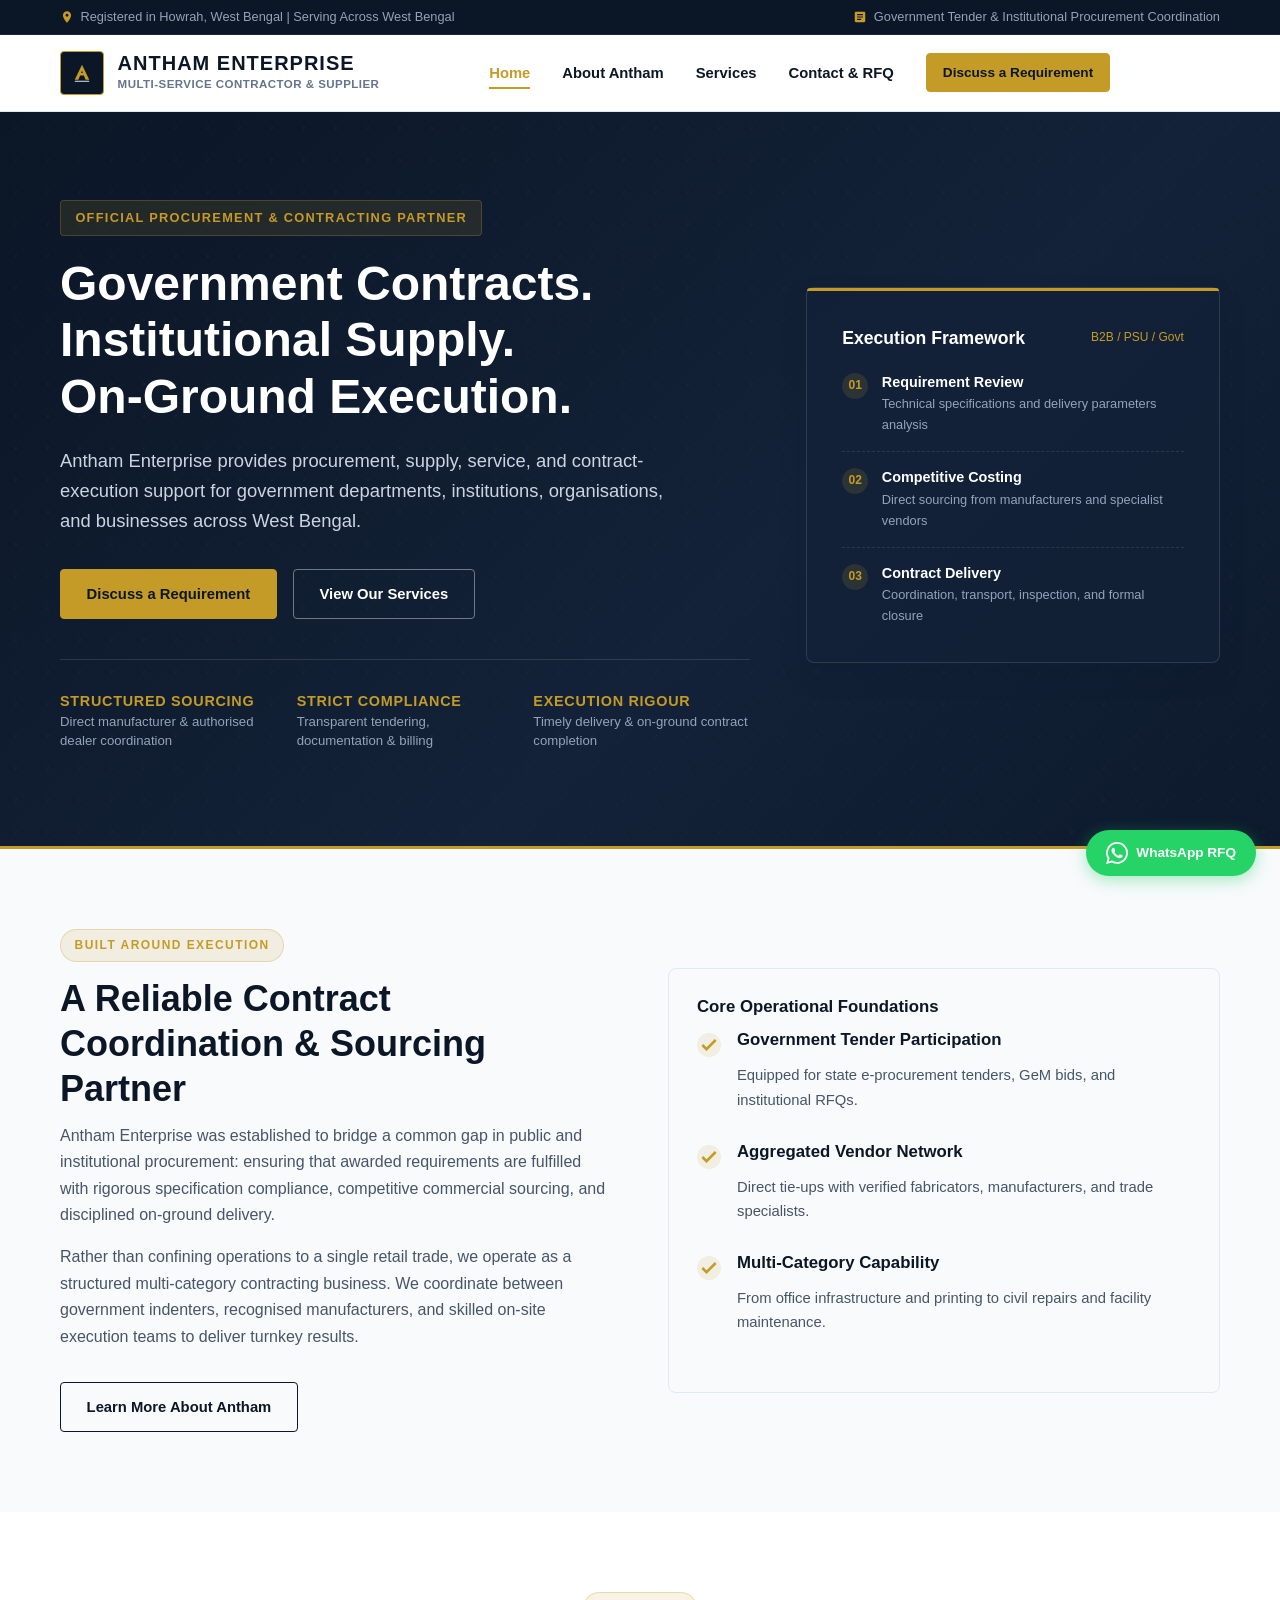
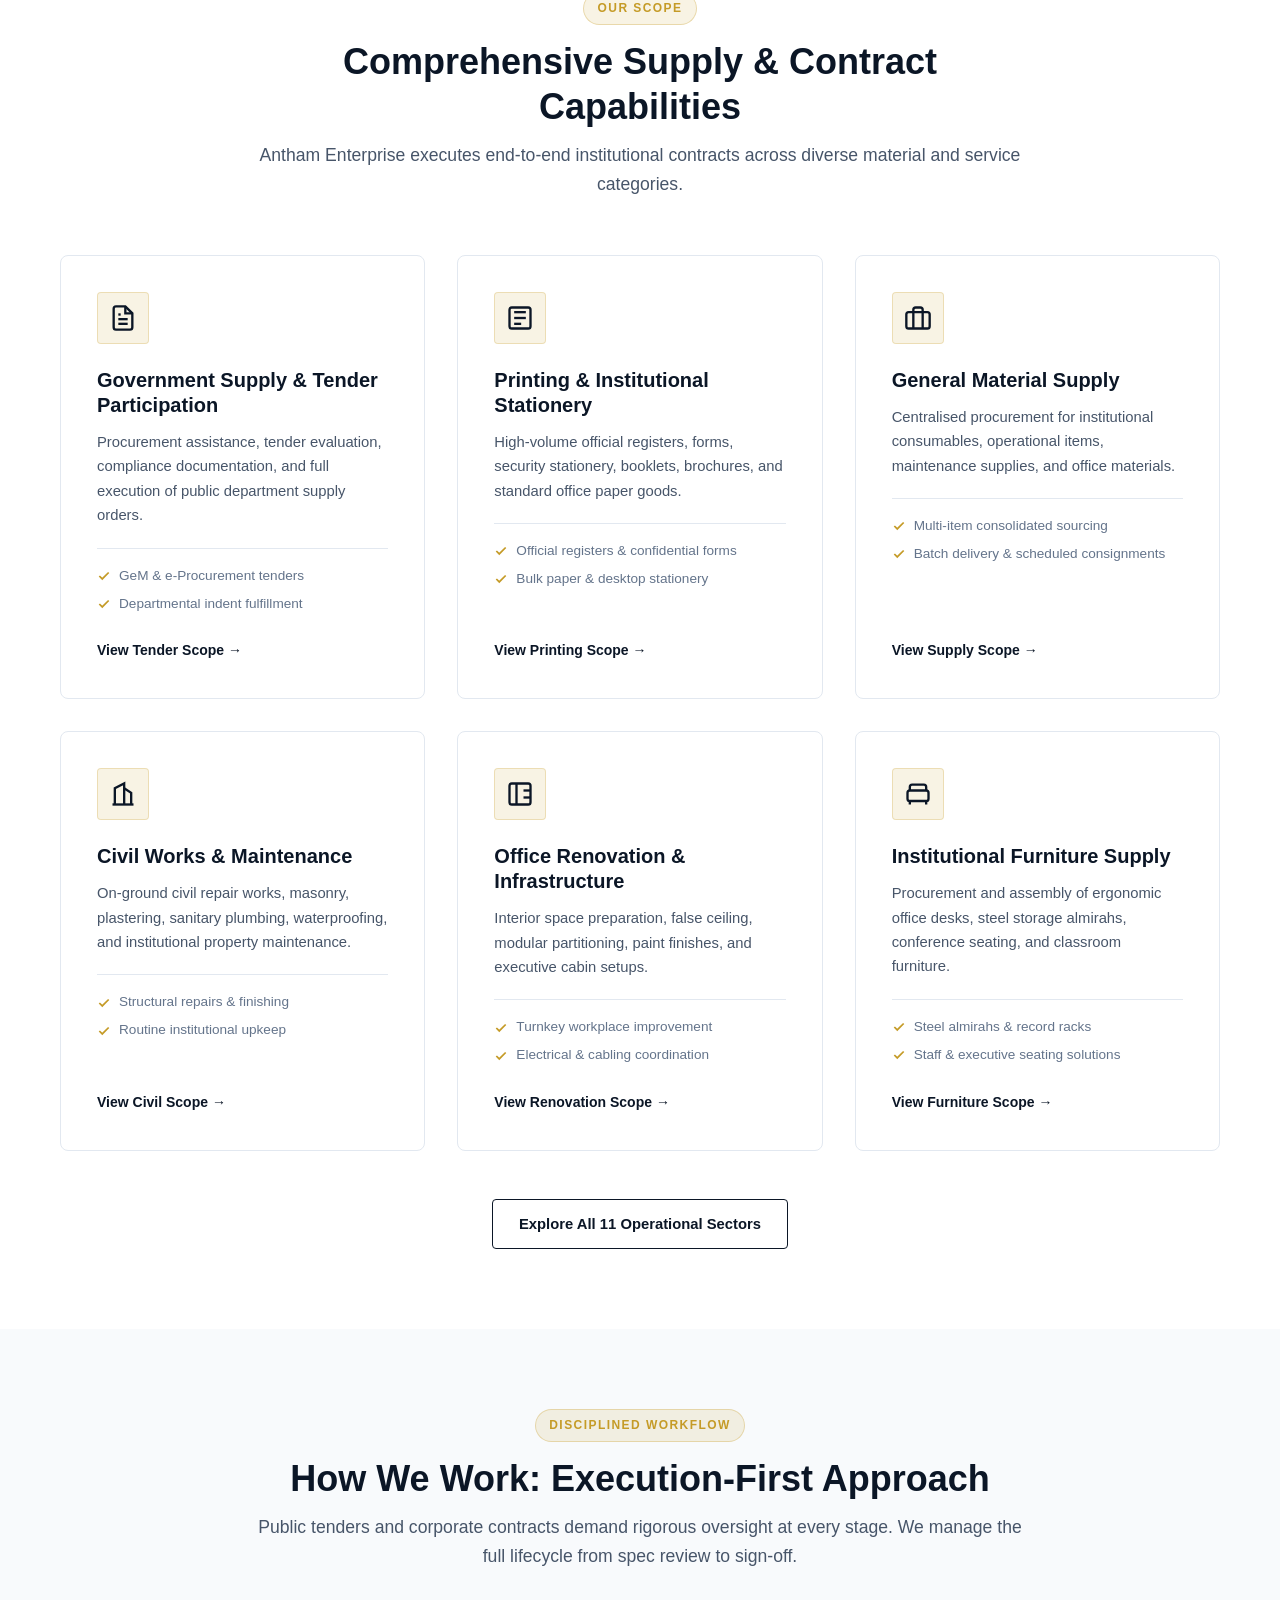
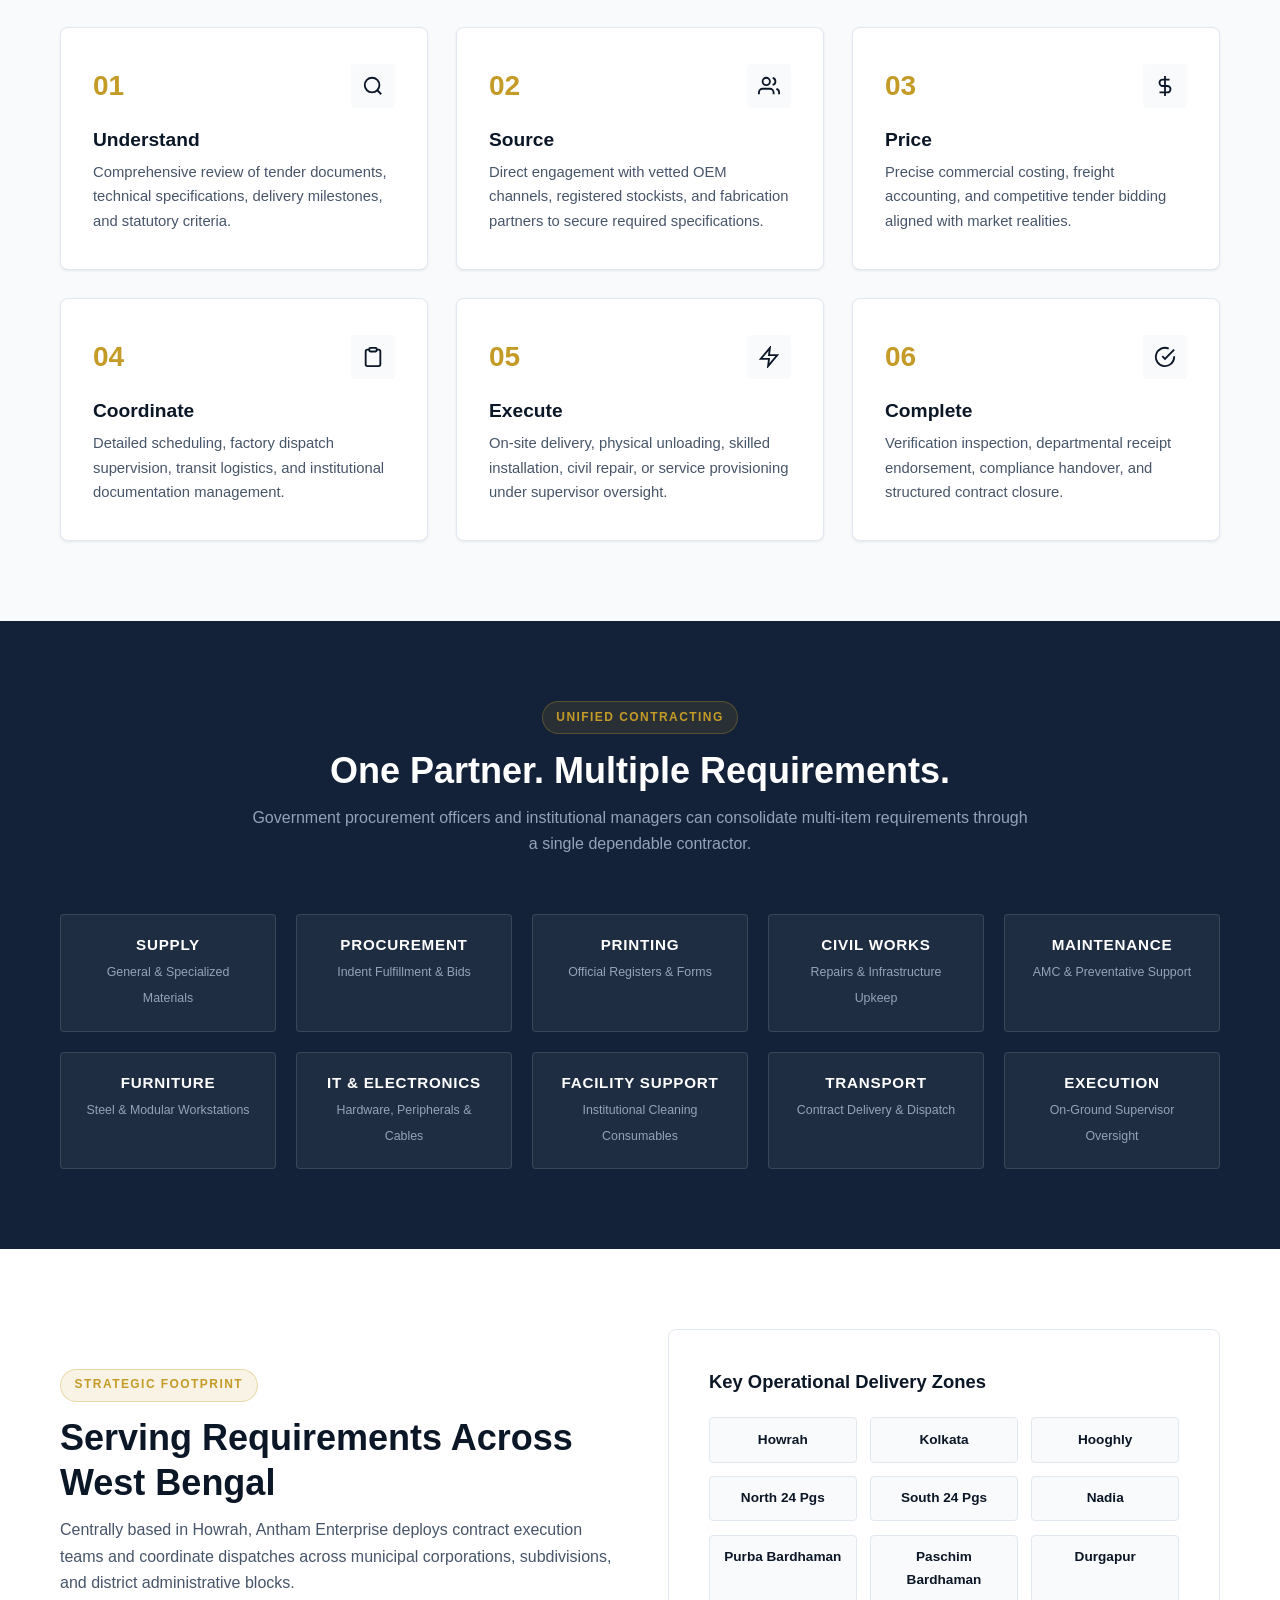
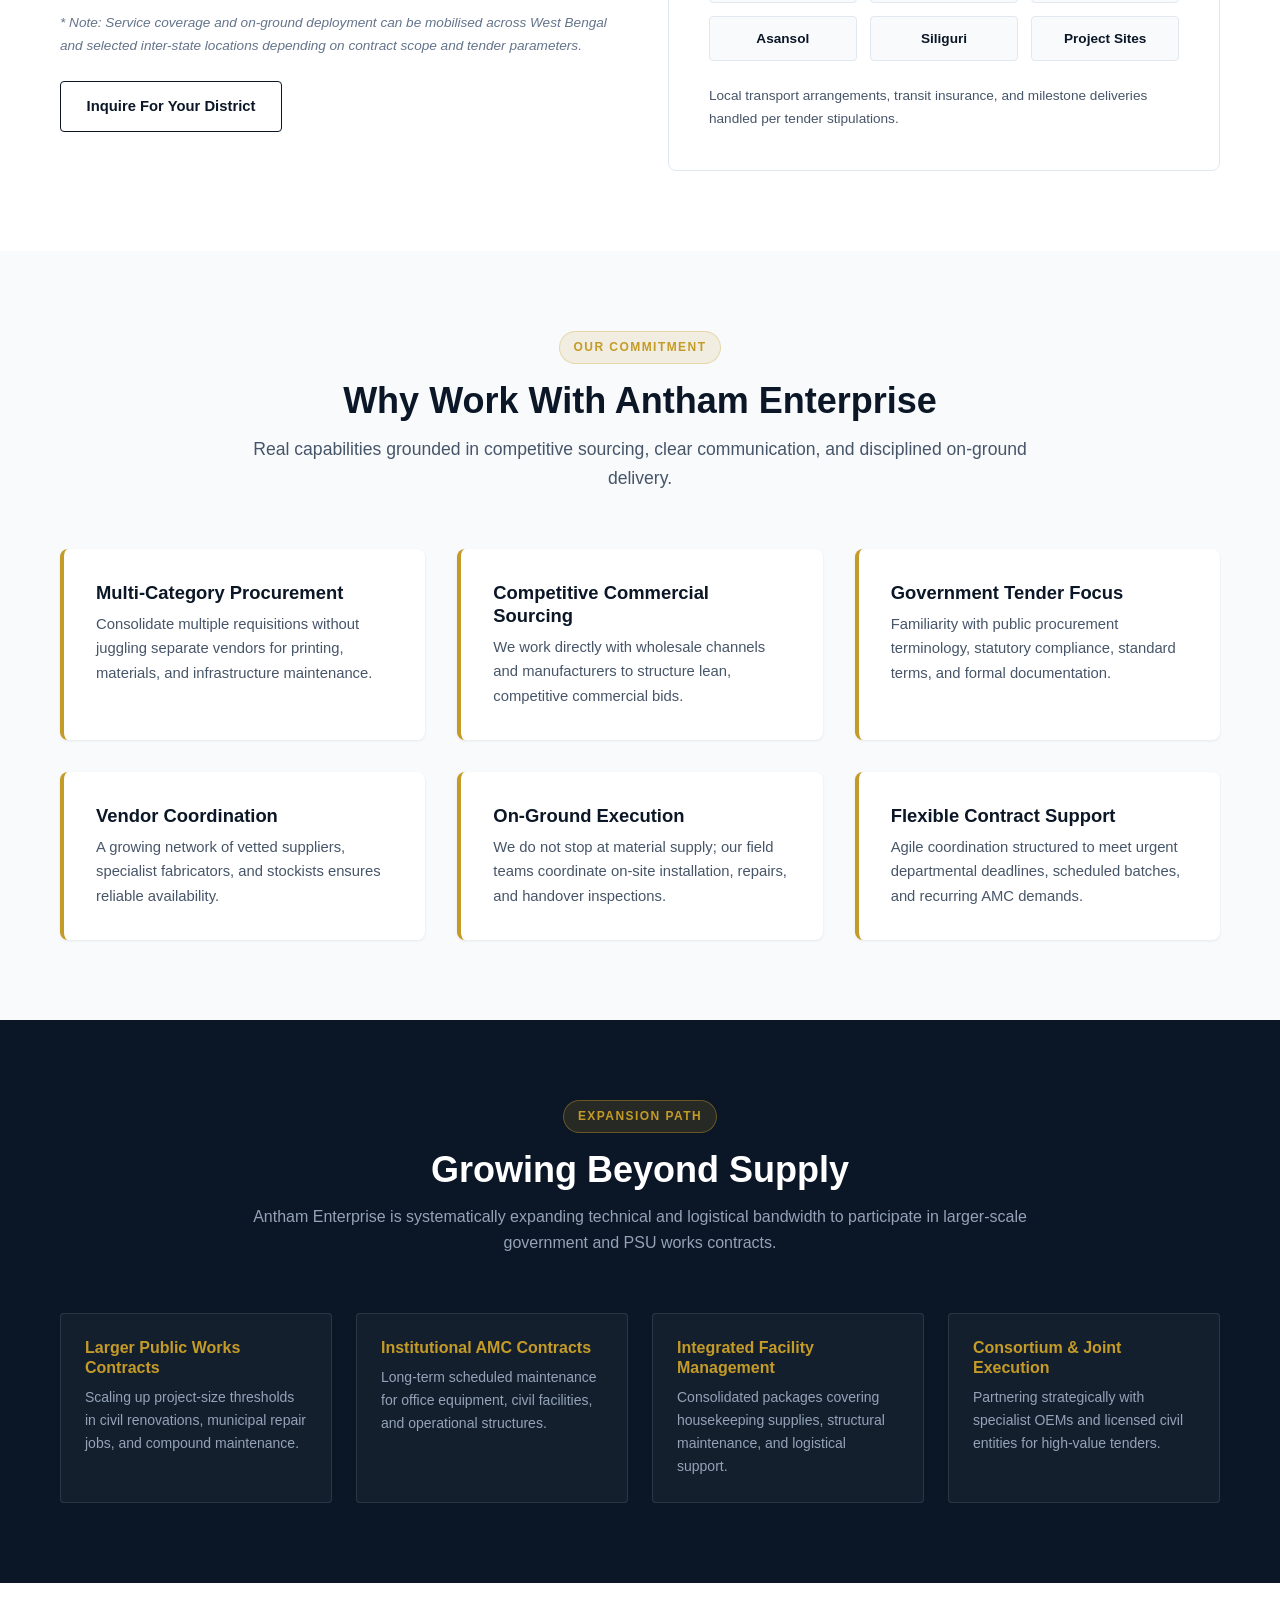
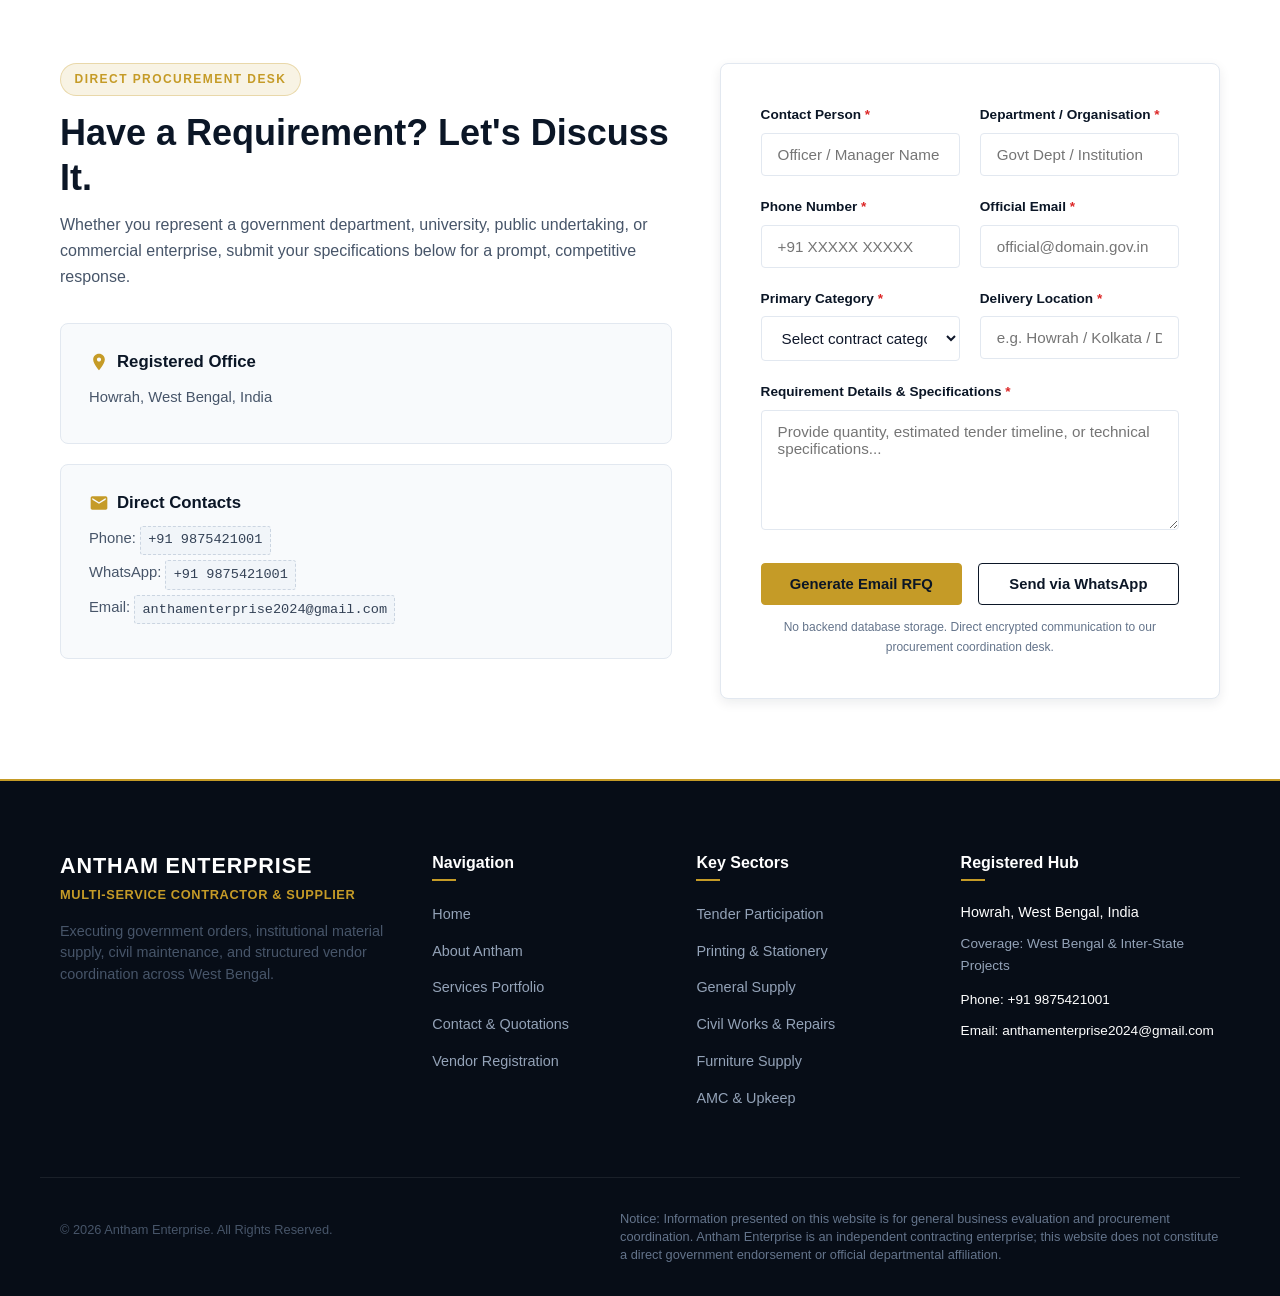
<file: index.html>
<!DOCTYPE html>
<html lang="en">
<head>
  <meta charset="UTF-8">
  <meta name="viewport" content="width=device-width, initial-scale=1.0">
  <title>Antham Enterprise | Multi-Service Contractor & Institutional Supplier | Howrah, West Bengal</title>
  <meta name="description" content="Antham Enterprise is a West Bengal-based multi-service government contractor and institutional supplier specialising in tender execution, material supply, civil maintenance, and vendor coordination.">
  <meta name="keywords" content="government contractor Howrah, government contractor West Bengal, Wb Tender contractor West Bengal, Road Contractor Howrah,  GeM supplier West Bengal, tender contractor Kolkata, civil contractor West Bengal, printing contractor West Bengal, institutional supplier West Bengal">
  <meta name="google-site-verification" content="5eimH2jSbNfkJiDji6-gNjunRud99WfmqUvJek3qhq0" />
  
  <!-- Open Graph / Meta -->
  <meta property="og:type" content="website">
  <meta property="og:title" content="Antham Enterprise | Multi-Service Contractor & Supplier">
  <meta property="og:description" content="Procurement, supply, service, and contract-execution support for government departments, institutions, and businesses across West Bengal.">
  <meta property="og:image" content="assets/images/logo.svg">
  
  <link rel="icon" type="image/svg+xml" href="favicon/favicon.svg">
  <link rel="stylesheet" href="assets/css/style.css">
  <link rel="canonical" href="https://anthamenterprise.github.io/">
</head>
<body>
  <a href="#main-content" class="skip-to-content">Skip to main content</a>

  <!-- Top Credential Bar -->
  <div class="top-bar">
    <div class="container top-bar-inner">
      <div class="top-bar-item">
        <svg viewBox="0 0 24 24"><path d="M12 2C8.13 2 5 5.13 5 9c0 5.25 7 13 7 13s7-7.75 7-13c0-3.87-3.13-7-7-7zm0 9.5c-1.38 0-2.5-1.12-2.5-2.5s1.12-2.5 2.5-2.5 2.5 1.12 2.5 2.5-1.12 2.5-2.5 2.5z"/></svg>
        <span>Registered in Howrah, West Bengal | Serving Across West Bengal</span>
      </div>
      <div class="top-bar-item">
        <svg viewBox="0 0 24 24"><path d="M19 3H5c-1.1 0-2 .9-2 2v14c0 1.1.9 2 2 2h14c1.1 0 2-.9 2-2V5c0-1.1-.9-2-2-2zm-5 14H7v-2h7v2zm3-4H7v-2h10v2zm0-4H7V7h10v2z"/></svg>
        <span>Government Tender & Institutional Procurement Coordination</span>
      </div>
    </div>
  </div>

  <!-- Header -->
  <header class="site-header">
    <div class="container nav-container">
      <a href="index.html" class="brand" aria-label="Antham Enterprise Home">
        <div class="brand-logo-icon">
          <svg viewBox="0 0 100 100">
            <path d="M50 18L22 76H36L43 60H57L64 76H78L50 18ZM46.5 50L50 41L53.5 50H46.5Z" fill="#C59B27"/>
            <rect x="22" y="80" width="56" height="4" rx="2" fill="#E2E8F0"/>
          </svg>
        </div>
        <div class="brand-text">
          <span class="brand-name">ANTHAM ENTERPRISE</span>
          <span class="brand-tagline">Multi-Service Contractor & Supplier</span>
        </div>
      </a>

      <nav aria-label="Main Navigation">
        <ul class="nav-links">
          <li><a href="index.html" class="nav-link active">Home</a></li>
          <li><a href="about.html" class="nav-link">About Antham</a></li>
          <li><a href="services.html" class="nav-link">Services</a></li>
          <li><a href="contact.html" class="nav-link">Contact & RFQ</a></li>
          <li><a href="contact.html" class="btn btn-primary btn-sm">Discuss a Requirement</a></li>
        </ul>
      </nav>

      <!-- Hero Section  -->
      <div class="header-cta">
      <!-- <a href="contact.html" class="btn btn-primary btn-sm">Discuss a Requirement</a>  -->
        <button class="mobile-toggle" aria-label="Toggle navigation menu" aria-expanded="false">
          <svg viewBox="0 0 24 24" fill="none" stroke-width="2" stroke-linecap="round" stroke-linejoin="round">
            <line x1="3" y1="12" x2="21" y2="12"></line>
            <line x1="3" y1="6" x2="21" y2="6"></line>
            <line x1="3" y1="18" x2="21" y2="18"></line>
          </svg>
        </button>
      </div> 
    </div>
  </header>

  <main id="main-content">
    <!-- Hero Section -->
    <section class="hero">
      <div class="container hero-grid">
        <div class="hero-content">
          <div class="hero-tag">
            <span>Official Procurement & Contracting Partner</span>
          </div>
          <h1>Government Contracts.<br>Institutional Supply.<br>On-Ground Execution.</h1>
          <p>
            Antham Enterprise provides procurement, supply, service, and contract-execution support for government departments, institutions, organisations, and businesses across West Bengal.
          </p>
          <div class="hero-actions">
            <a href="contact.html" class="btn btn-primary">Discuss a Requirement</a>
            <a href="services.html" class="btn btn-outline-light">View Our Services</a>
          </div>
          <div class="hero-highlights">
            <div class="highlight-item">
              <h4>Structured Sourcing</h4>
              <p>Direct manufacturer & authorised dealer coordination</p>
            </div>
            <div class="highlight-item">
              <h4>Strict Compliance</h4>
              <p>Transparent tendering, documentation & billing</p>
            </div>
            <div class="highlight-item">
              <h4>Execution Rigour</h4>
              <p>Timely delivery & on-ground contract completion</p>
            </div>
          </div>
        </div>

        <div class="hero-card">
          <div class="hero-card-title">
            <span>Execution Framework</span>
            <span style="font-size: 0.75rem; color: var(--accent-gold); font-weight: 400;">B2B / PSU / Govt</span>
          </div>
          <div class="flow-step-compact">
            <div class="flow-num-badge">01</div>
            <div class="flow-text">
              <h5>Requirement Review</h5>
              <p>Technical specifications and delivery parameters analysis</p>
            </div>
          </div>
          <div class="flow-step-compact">
            <div class="flow-num-badge">02</div>
            <div class="flow-text">
              <h5>Competitive Costing</h5>
              <p>Direct sourcing from manufacturers and specialist vendors</p>
            </div>
          </div>
          <div class="flow-step-compact">
            <div class="flow-num-badge">03</div>
            <div class="flow-text">
              <h5>Contract Delivery</h5>
              <p>Coordination, transport, inspection, and formal closure</p>
            </div>
          </div>
        </div>
      </div>
    </section>

    <!-- Trust Credentials Strip 
    <section class="trust-strip" aria-label="Business Credentials">
      <div class="container trust-grid">
        <div class="trust-box">
          <svg class="trust-icon" viewBox="0 0 24 24" fill="currentColor">
            <path d="M12 1L3 5v6c0 5.55 3.84 10.74 9 12 5.16-1.26 9-6.45 9-12V5l-9-4zm-2 16l-4-4 1.41-1.41L10 14.17l6.59-6.59L18 9l-8 8z"/>
          </svg>
           <div class="trust-info">
            <h5>MSME / Udyam</h5>
            <p><span class="placeholder-badge">[UDYAM-WB-REGISTERED]</span></p>
          </div> 
        </div> 
        <div class="trust-box">
          <svg class="trust-icon" viewBox="0 0 24 24" fill="currentColor">
            <path d="M19 3H5c-1.1 0-2 .9-2 2v14c0 1.1.9 2 2 2h14c1.1 0 2-.9 2-2V5c0-1.1-.9-2-2-2zm-7 2h1.5v3l2-3h2l-2.5 3.5 2.5 4.5h-2l-1.5-3-1.5 3H8l2.5-4.5L8 5h2l2 3V5z"/>
          </svg>
          <div class="trust-info">
            <h5>GST Compliant</h5>
            <p><span class="placeholder-badge">[GSTIN: 19XXXXXXXXXXXZX]</span></p>
          </div>
        </div>
        <div class="trust-box">
          <svg class="trust-icon" viewBox="0 0 24 24" fill="currentColor">
            <path d="M12 2C6.48 2 2 6.48 2 12s4.48 10 10 10 10-4.48 10-10S17.52 2 12 2zm1 15h-2v-6h2v6zm0-8h-2V7h2v2z"/>
          </svg>
          <div class="trust-info">
            <h5>GeM Seller Ready</h5>
            <p>Institutional Procurement</p>
          </div>
        </div>
        <div class="trust-box">
          <svg class="trust-icon" viewBox="0 0 24 24" fill="currentColor">
            <path d="M12 2C8.13 2 5 5.13 5 9c0 5.25 7 13 7 13s7-7.75 7-13c0-3.87-3.13-7-7-7zm0 9.5c-1.38 0-2.5-1.12-2.5-2.5s1.12-2.5 2.5-2.5 2.5 1.12 2.5 2.5-1.12 2.5-2.5 2.5z"/>
          </svg>
          <div class="trust-info">
            <h5>Location Hub</h5>
            <p>Howrah, West Bengal</p>
          </div>
        </div>
      </div>
    </section> -->

    <!-- About Antham Overview -->
    <section class="section-padding bg-alt">
      <div class="container split-layout">
        <div>
          <span class="section-badge">Built Around Execution</span>
          <h2>A Reliable Contract Coordination & Sourcing Partner</h2>
          <p>
            Antham Enterprise was established to bridge a common gap in public and institutional procurement: ensuring that awarded requirements are fulfilled with rigorous specification compliance, competitive commercial sourcing, and disciplined on-ground delivery.
          </p>
          <p>
            Rather than confining operations to a single retail trade, we operate as a structured multi-category contracting business. We coordinate between government indenters, recognised manufacturers, and skilled on-site execution teams to deliver turnkey results.
          </p>
          <a href="about.html" class="btn btn-secondary" style="margin-top: 1rem;">Learn More About Antham</a>
        </div>
        <div>
          <div class="contact-info-card">
            <h4>Core Operational Foundations</h4>
            <div class="feature-item">
              <div class="feature-icon">
                <svg viewBox="0 0 24 24" fill="none" stroke="currentColor" stroke-width="3"><polyline points="20 6 9 17 4 12"/></svg>
              </div>
              <div class="feature-text">
                <h4>Government Tender Participation</h4>
                <p>Equipped for state e-procurement tenders, GeM bids, and institutional RFQs.</p>
              </div>
            </div>
            <div class="feature-item">
              <div class="feature-icon">
                <svg viewBox="0 0 24 24" fill="none" stroke="currentColor" stroke-width="3"><polyline points="20 6 9 17 4 12"/></svg>
              </div>
              <div class="feature-text">
                <h4>Aggregated Vendor Network</h4>
                <p>Direct tie-ups with verified fabricators, manufacturers, and trade specialists.</p>
              </div>
            </div>
            <div class="feature-item">
              <div class="feature-icon">
                <svg viewBox="0 0 24 24" fill="none" stroke="currentColor" stroke-width="3"><polyline points="20 6 9 17 4 12"/></svg>
              </div>
              <div class="feature-text">
                <h4>Multi-Category Capability</h4>
                <p>From office infrastructure and printing to civil repairs and facility maintenance.</p>
              </div>
            </div>
          </div>
        </div>
      </div>
    </section>

    <!-- Services Overview -->
    <section class="section-padding">
      <div class="container">
        <div class="section-header">
          <span class="section-badge">Our Scope</span>
          <h2>Comprehensive Supply & Contract Capabilities</h2>
          <p class="section-subtitle">Antham Enterprise executes end-to-end institutional contracts across diverse material and service categories.</p>
        </div>

        <div class="service-grid">
          <!-- Service 1 -->
          <div class="service-card">
            <div>
              <div class="service-icon-box">
                <svg viewBox="0 0 24 24" stroke-width="2"><path d="M14 2H6a2 2 0 0 0-2 2v16a2 2 0 0 0 2 2h12a2 2 0 0 0 2-2V8z"/><polyline points="14 2 14 8 20 8"/><line x1="16" y1="13" x2="8" y2="13"/><line x1="16" y1="17" x2="8" y2="17"/><polyline points="10 9 9 9 8 9"/></svg>
              </div>
              <h3>Government Supply & Tender Participation</h3>
              <p>Procurement assistance, tender evaluation, compliance documentation, and full execution of public department supply orders.</p>
              <div class="service-meta-list">
                <div class="service-meta-item">
                  <svg viewBox="0 0 24 24" fill="none" stroke-width="3"><polyline points="20 6 9 17 4 12"/></svg>
                  <span>GeM & e-Procurement tenders</span>
                </div>
                <div class="service-meta-item">
                  <svg viewBox="0 0 24 24" fill="none" stroke-width="3"><polyline points="20 6 9 17 4 12"/></svg>
                  <span>Departmental indent fulfillment</span>
                </div>
              </div>
            </div>
            <a href="services.html#service-tenders" class="service-action-link">View Tender Scope &rarr;</a>
          </div>

          <!-- Service 2 -->
          <div class="service-card">
            <div>
              <div class="service-icon-box">
                <svg viewBox="0 0 24 24" stroke-width="2"><rect x="3" y="3" width="18" height="18" rx="2"/><path d="M7 7h10"/><path d="M7 12h10"/><path d="M7 17h6"/></svg>
              </div>
              <h3>Printing & Institutional Stationery</h3>
              <p>High-volume official registers, forms, security stationery, booklets, brochures, and standard office paper goods.</p>
              <div class="service-meta-list">
                <div class="service-meta-item">
                  <svg viewBox="0 0 24 24" fill="none" stroke-width="3"><polyline points="20 6 9 17 4 12"/></svg>
                  <span>Official registers & confidential forms</span>
                </div>
                <div class="service-meta-item">
                  <svg viewBox="0 0 24 24" fill="none" stroke-width="3"><polyline points="20 6 9 17 4 12"/></svg>
                  <span>Bulk paper & desktop stationery</span>
                </div>
              </div>
            </div>
            <a href="services.html#service-printing" class="service-action-link">View Printing Scope &rarr;</a>
          </div>

          <!-- Service 3 -->
          <div class="service-card">
            <div>
              <div class="service-icon-box">
                <svg viewBox="0 0 24 24" stroke-width="2"><rect x="2" y="7" width="20" height="14" rx="2" ry="2"/><path d="M16 21V5a2 2 0 0 0-2-2h-4a2 2 0 0 0-2 2v16"/></svg>
              </div>
              <h3>General Material Supply</h3>
              <p>Centralised procurement for institutional consumables, operational items, maintenance supplies, and office materials.</p>
              <div class="service-meta-list">
                <div class="service-meta-item">
                  <svg viewBox="0 0 24 24" fill="none" stroke-width="3"><polyline points="20 6 9 17 4 12"/></svg>
                  <span>Multi-item consolidated sourcing</span>
                </div>
                <div class="service-meta-item">
                  <svg viewBox="0 0 24 24" fill="none" stroke-width="3"><polyline points="20 6 9 17 4 12"/></svg>
                  <span>Batch delivery & scheduled consignments</span>
                </div>
              </div>
            </div>
            <a href="services.html#service-general" class="service-action-link">View Supply Scope &rarr;</a>
          </div>

          <!-- Service 4 -->
          <div class="service-card">
            <div>
              <div class="service-icon-box">
                <svg viewBox="0 0 24 24" stroke-width="2"><path d="M3 21h18"/><path d="M5 21V7l8-4v18"/><path d="M19 21V11l-6-4"/><line x1="9" y1="9" x2="9" y2="9.01"/><line x1="9" y1="13" x2="9" y2="13.01"/><line x1="9" y1="17" x2="9" y2="17.01"/></svg>
              </div>
              <h3>Civil Works & Maintenance</h3>
              <p>On-ground civil repair works, masonry, plastering, sanitary plumbing, waterproofing, and institutional property maintenance.</p>
              <div class="service-meta-list">
                <div class="service-meta-item">
                  <svg viewBox="0 0 24 24" fill="none" stroke-width="3"><polyline points="20 6 9 17 4 12"/></svg>
                  <span>Structural repairs & finishing</span>
                </div>
                <div class="service-meta-item">
                  <svg viewBox="0 0 24 24" fill="none" stroke-width="3"><polyline points="20 6 9 17 4 12"/></svg>
                  <span>Routine institutional upkeep</span>
                </div>
              </div>
            </div>
            <a href="services.html#service-civil" class="service-action-link">View Civil Scope &rarr;</a>
          </div>

          <!-- Service 5 -->
          <div class="service-card">
            <div>
              <div class="service-icon-box">
                <svg viewBox="0 0 24 24" stroke-width="2"><rect x="3" y="3" width="18" height="18" rx="2"/><path d="M9 3v18"/><path d="M15 9h6"/><path d="M15 15h6"/></svg>
              </div>
              <h3>Office Renovation & Infrastructure</h3>
              <p>Interior space preparation, false ceiling, modular partitioning, paint finishes, and executive cabin setups.</p>
              <div class="service-meta-list">
                <div class="service-meta-item">
                  <svg viewBox="0 0 24 24" fill="none" stroke-width="3"><polyline points="20 6 9 17 4 12"/></svg>
                  <span>Turnkey workplace improvement</span>
                </div>
                <div class="service-meta-item">
                  <svg viewBox="0 0 24 24" fill="none" stroke-width="3"><polyline points="20 6 9 17 4 12"/></svg>
                  <span>Electrical & cabling coordination</span>
                </div>
              </div>
            </div>
            <a href="services.html#service-renovation" class="service-action-link">View Renovation Scope &rarr;</a>
          </div>

          <!-- Service 6 -->
          <div class="service-card">
            <div>
              <div class="service-icon-box">
                <svg viewBox="0 0 24 24" stroke-width="2"><path d="M19 9V6a2 2 0 0 0-2-2H7a2 2 0 0 0-2 2v3"/><path d="M3 11v5a2 2 0 0 0 2 2h14a2 2 0 0 0 2-2v-5a2 2 0 0 0-2-2H5a2 2 0 0 0-2 2z"/><line x1="5" y1="18" x2="5" y2="21"/><line x1="19" y1="18" x2="19" y2="21"/></svg>
              </div>
              <h3>Institutional Furniture Supply</h3>
              <p>Procurement and assembly of ergonomic office desks, steel storage almirahs, conference seating, and classroom furniture.</p>
              <div class="service-meta-list">
                <div class="service-meta-item">
                  <svg viewBox="0 0 24 24" fill="none" stroke-width="3"><polyline points="20 6 9 17 4 12"/></svg>
                  <span>Steel almirahs & record racks</span>
                </div>
                <div class="service-meta-item">
                  <svg viewBox="0 0 24 24" fill="none" stroke-width="3"><polyline points="20 6 9 17 4 12"/></svg>
                  <span>Staff & executive seating solutions</span>
                </div>
              </div>
            </div>
            <a href="services.html#service-furniture" class="service-action-link">View Furniture Scope &rarr;</a>
          </div>
        </div>

        <div style="text-align: center; margin-top: 3rem;">
          <a href="services.html" class="btn btn-secondary">Explore All 11 Operational Sectors</a>
        </div>
      </div>
    </section>

    <!-- How We Work: 6-Step Rigour -->
    <section class="section-padding bg-alt">
      <div class="container">
        <div class="section-header">
          <span class="section-badge">Disciplined Workflow</span>
          <h2>How We Work: Execution-First Approach</h2>
          <p class="section-subtitle">Public tenders and corporate contracts demand rigorous oversight at every stage. We manage the full lifecycle from spec review to sign-off.</p>
        </div>

        <div class="process-grid">
          <!-- Step 1 -->
          <div class="process-card">
            <div class="process-step-header">
              <span class="process-number">01</span>
              <div class="process-icon-wrap">
                <svg viewBox="0 0 24 24" fill="none" stroke="currentColor" stroke-width="2"><circle cx="11" cy="11" r="8"/><line x1="21" y1="21" x2="16.65" y2="16.65"/></svg>
              </div>
            </div>
            <h3>Understand</h3>
            <p>Comprehensive review of tender documents, technical specifications, delivery milestones, and statutory criteria.</p>
          </div>

          <!-- Step 2 -->
          <div class="process-card">
            <div class="process-step-header">
              <span class="process-number">02</span>
              <div class="process-icon-wrap">
                <svg viewBox="0 0 24 24" fill="none" stroke="currentColor" stroke-width="2"><path d="M17 21v-2a4 4 0 0 0-4-4H5a4 4 0 0 0-4 4v2"/><circle cx="9" cy="7" r="4"/><path d="M23 21v-2a4 4 0 0 0-3-3.87"/><path d="M16 3.13a4 4 0 0 1 0 7.75"/></svg>
              </div>
            </div>
            <h3>Source</h3>
            <p>Direct engagement with vetted OEM channels, registered stockists, and fabrication partners to secure required specifications.</p>
          </div>

          <!-- Step 3 -->
          <div class="process-card">
            <div class="process-step-header">
              <span class="process-number">03</span>
              <div class="process-icon-wrap">
                <svg viewBox="0 0 24 24" fill="none" stroke="currentColor" stroke-width="2"><line x1="12" y1="1" x2="12" y2="23"/><path d="M17 5H9.5a3.5 3.5 0 0 0 0 7h5a3.5 3.5 0 0 1 0 7H6"/></svg>
              </div>
            </div>
            <h3>Price</h3>
            <p>Precise commercial costing, freight accounting, and competitive tender bidding aligned with market realities.</p>
          </div>

          <!-- Step 4 -->
          <div class="process-card">
            <div class="process-step-header">
              <span class="process-number">04</span>
              <div class="process-icon-wrap">
                <svg viewBox="0 0 24 24" fill="none" stroke="currentColor" stroke-width="2"><path d="M16 4h2a2 2 0 0 1 2 2v14a2 2 0 0 1-2 2H6a2 2 0 0 1-2-2V6a2 2 0 0 1 2-2h2"/><rect x="8" y="2" width="8" height="4" rx="1" ry="1"/></svg>
              </div>
            </div>
            <h3>Coordinate</h3>
            <p>Detailed scheduling, factory dispatch supervision, transit logistics, and institutional documentation management.</p>
          </div>

          <!-- Step 5 -->
          <div class="process-card">
            <div class="process-step-header">
              <span class="process-number">05</span>
              <div class="process-icon-wrap">
                <svg viewBox="0 0 24 24" fill="none" stroke="currentColor" stroke-width="2"><polygon points="13 2 3 14 12 14 11 22 21 10 12 10 13 2"/></svg>
              </div>
            </div>
            <h3>Execute</h3>
            <p>On-site delivery, physical unloading, skilled installation, civil repair, or service provisioning under supervisor oversight.</p>
          </div>

          <!-- Step 6 -->
          <div class="process-card">
            <div class="process-step-header">
              <span class="process-number">06</span>
              <div class="process-icon-wrap">
                <svg viewBox="0 0 24 24" fill="none" stroke="currentColor" stroke-width="2"><path d="M22 11.08V12a10 10 0 1 1-5.93-9.14"/><polyline points="22 4 12 14.01 9 11.01"/></svg>
              </div>
            </div>
            <h3>Complete</h3>
            <p>Verification inspection, departmental receipt endorsement, compliance handover, and structured contract closure.</p>
          </div>
        </div>
      </div>
    </section>

    <!-- Capability Section: One Partner. Multiple Requirements. -->
    <section class="section-padding capability-section">
      <div class="container">
        <div class="section-header">
          <span class="section-badge">Unified Contracting</span>
          <h2 style="color: #ffffff;">One Partner. Multiple Requirements.</h2>
          <p style="color: #94a3b8;">Government procurement officers and institutional managers can consolidate multi-item requirements through a single dependable contractor.</p>
        </div>

        <div class="capability-tags-grid">
          <div class="capability-pill">
            <h4>SUPPLY</h4>
            <span>General & Specialized Materials</span>
          </div>
          <div class="capability-pill">
            <h4>PROCUREMENT</h4>
            <span>Indent Fulfillment & Bids</span>
          </div>
          <div class="capability-pill">
            <h4>PRINTING</h4>
            <span>Official Registers & Forms</span>
          </div>
          <div class="capability-pill">
            <h4>CIVIL WORKS</h4>
            <span>Repairs & Infrastructure Upkeep</span>
          </div>
          <div class="capability-pill">
            <h4>MAINTENANCE</h4>
            <span>AMC & Preventative Support</span>
          </div>
          <div class="capability-pill">
            <h4>FURNITURE</h4>
            <span>Steel & Modular Workstations</span>
          </div>
          <div class="capability-pill">
            <h4>IT & ELECTRONICS</h4>
            <span>Hardware, Peripherals & Cables</span>
          </div>
          <div class="capability-pill">
            <h4>FACILITY SUPPORT</h4>
            <span>Institutional Cleaning Consumables</span>
          </div>
          <div class="capability-pill">
            <h4>TRANSPORT</h4>
            <span>Contract Delivery & Dispatch</span>
          </div>
          <div class="capability-pill">
            <h4>EXECUTION</h4>
            <span>On-Ground Supervisor Oversight</span>
          </div>
        </div>
      </div>
    </section>

    <!-- Geographic Reach -->
    <section class="section-padding">
      <div class="container">
        <div class="split-layout">
          <div>
            <span class="section-badge">Strategic Footprint</span>
            <h2>Serving Requirements Across West Bengal</h2>
            <p>
              Centrally based in Howrah, Antham Enterprise deploys contract execution teams and coordinate dispatches across municipal corporations, subdivisions, and district administrative blocks.
            </p>
            <p class="coverage-note">
              * Note: Service coverage and on-ground deployment can be mobilised across West Bengal and selected inter-state locations depending on contract scope and tender parameters.
            </p>
            <div style="margin-top: 1.5rem;">
              <a href="contact.html" class="btn btn-secondary">Inquire For Your District</a>
            </div>
          </div>

          <div class="coverage-card">
            <h4>Key Operational Delivery Zones</h4>
            <div class="districts-grid">
              <div class="district-badge">Howrah</div>
              <div class="district-badge">Kolkata</div>
              <div class="district-badge">Hooghly</div>
              <div class="district-badge">North 24 Pgs</div>
              <div class="district-badge">South 24 Pgs</div>
              <div class="district-badge">Nadia</div>
              <div class="district-badge">Purba Bardhaman</div>
              <div class="district-badge">Paschim Bardhaman</div>
              <div class="district-badge">Durgapur</div>
              <div class="district-badge">Asansol</div>
              <div class="district-badge">Siliguri</div>
              <div class="district-badge">Project Sites</div>
            </div>
            <p style="font-size: 0.85rem; color: var(--text-secondary); margin-bottom: 0;">
              Local transport arrangements, transit insurance, and milestone deliveries handled per tender stipulations.
            </p>
          </div>
        </div>
      </div>
    </section>

    <!-- Why Work With Antham -->
    <section class="section-padding bg-alt">
      <div class="container">
        <div class="section-header">
          <span class="section-badge">Our Commitment</span>
          <h2>Why Work With Antham Enterprise</h2>
          <p class="section-subtitle">Real capabilities grounded in competitive sourcing, clear communication, and disciplined on-ground delivery.</p>
        </div>

        <div class="why-grid">
          <div class="why-card">
            <h4>Multi-Category Procurement</h4>
            <p>Consolidate multiple requisitions without juggling separate vendors for printing, materials, and infrastructure maintenance.</p>
          </div>
          <div class="why-card">
            <h4>Competitive Commercial Sourcing</h4>
            <p>We work directly with wholesale channels and manufacturers to structure lean, competitive commercial bids.</p>
          </div>
          <div class="why-card">
            <h4>Government Tender Focus</h4>
            <p>Familiarity with public procurement terminology, statutory compliance, standard terms, and formal documentation.</p>
          </div>
          <div class="why-card">
            <h4>Vendor Coordination</h4>
            <p>A growing network of vetted suppliers, specialist fabricators, and stockists ensures reliable availability.</p>
          </div>
          <div class="why-card">
            <h4>On-Ground Execution</h4>
            <p>We do not stop at material supply; our field teams coordinate on-site installation, repairs, and handover inspections.</p>
          </div>
          <div class="why-card">
            <h4>Flexible Contract Support</h4>
            <p>Agile coordination structured to meet urgent departmental deadlines, scheduled batches, and recurring AMC demands.</p>
          </div>
        </div>
      </div>
    </section>

    <!-- Growing Beyond Supply (Future Trajectory) -->
    <section class="section-padding bg-navy">
      <div class="container">
        <div class="section-header">
          <span class="section-badge">Expansion Path</span>
          <h2 style="color: #ffffff;">Growing Beyond Supply</h2>
          <p style="color: #94a3b8;">Antham Enterprise is systematically expanding technical and logistical bandwidth to participate in larger-scale government and PSU works contracts.</p>
        </div>

        <div class="expansion-grid">
          <div class="expansion-card">
            <h4>Larger Public Works Contracts</h4>
            <p>Scaling up project-size thresholds in civil renovations, municipal repair jobs, and compound maintenance.</p>
          </div>
          <div class="expansion-card">
            <h4>Institutional AMC Contracts</h4>
            <p>Long-term scheduled maintenance for office equipment, civil facilities, and operational structures.</p>
          </div>
          <div class="expansion-card">
            <h4>Integrated Facility Management</h4>
            <p>Consolidated packages covering housekeeping supplies, structural maintenance, and logistical support.</p>
          </div>
          <div class="expansion-card">
            <h4>Consortium & Joint Execution</h4>
            <p>Partnering strategically with specialist OEMs and licensed civil entities for high-value tenders.</p>
          </div>
        </div>
      </div>
    </section>

    <!-- Quick RFQ / Inquiry CTA -->
    <section class="section-padding">
      <div class="container contact-section-grid">
        <div>
          <span class="section-badge">Direct Procurement Desk</span>
          <h2>Have a Requirement? Let's Discuss It.</h2>
          <p>
            Whether you represent a government department, university, public undertaking, or commercial enterprise, submit your specifications below for a prompt, competitive response.
          </p>
          <div class="contact-card-list" style="margin-top: 2rem;">
            <div class="contact-info-card">
              <h4>
                <svg viewBox="0 0 24 24" fill="currentColor"><path d="M12 2C8.13 2 5 5.13 5 9c0 5.25 7 13 7 13s7-7.75 7-13c0-3.87-3.13-7-7-7zm0 9.5c-1.38 0-2.5-1.12-2.5-2.5s1.12-2.5 2.5-2.5 2.5 1.12 2.5 2.5-1.12 2.5-2.5 2.5z"/></svg>
                Registered Office
              </h4>
              <p>Howrah, West Bengal, India</p>
             <!-- <p class="placeholder-badge">[PREMISES / ADDRESS PLACEHOLDER]</p> -->
            </div>
            <div class="contact-info-card">
              <h4>
                <svg viewBox="0 0 24 24" fill="currentColor"><path d="M20 4H4c-1.1 0-1.99.9-1.99 2L2 18c0 1.1.9 2 2 2h16c1.1 0 2-.9 2-2V6c0-1.1-.9-2-2-2zm0 4l-8 5-8-5V6l8 5 8-5v2z"/></svg>
                Direct Contacts
              </h4>
              <p>Phone: <span class="placeholder-badge">+91 9875421001</span></p>
              <p>WhatsApp: <span class="placeholder-badge">+91 9875421001</span></p>
              <p>Email: <span class="placeholder-badge">anthamenterprise2024@gmail.com</span></p>
            </div>
          </div>
        </div>

        <div class="form-wrapper">
          <form id="rfqForm" novalidate>
            <div class="form-row">
              <div class="form-group">
                <label for="rfqName">Contact Person <span class="required">*</span></label>
                <input type="text" id="rfqName" name="name" placeholder="Officer / Manager Name" required>
              </div>
              <div class="form-group">
                <label for="rfqOrg">Department / Organisation <span class="required">*</span></label>
                <input type="text" id="rfqOrg" name="organisation" placeholder="Govt Dept / Institution" required>
              </div>
            </div>

            <div class="form-row">
              <div class="form-group">
                <label for="rfqPhone">Phone Number <span class="required">*</span></label>
                <input type="tel" id="rfqPhone" name="phone" placeholder="+91 XXXXX XXXXX" required>
              </div>
              <div class="form-group">
                <label for="rfqEmail">Official Email <span class="required">*</span></label>
                <input type="email" id="rfqEmail" name="email" placeholder="official@domain.gov.in" required>
              </div>
            </div>

            <div class="form-row">
              <div class="form-group">
                <label for="rfqRequirement">Primary Category <span class="required">*</span></label>
                <select id="rfqRequirement" name="requirement" required>
                  <option value="" disabled selected>Select contract category</option>
                  <option value="Government Tender Supply">Government Tender Supply</option>
                  <option value="Printing & Official Stationery">Printing & Official Stationery</option>
                  <option value="General Material Supply">General Material Supply</option>
                  <option value="Civil Works & Repairs">Civil Works & Repairs</option>
                  <option value="Office Renovation & Infrastructure">Office Renovation & Infrastructure</option>
                  <option value="Institutional Furniture">Institutional Furniture</option>
                  <option value="IT & Electronics Supply">IT & Electronics Supply</option>
                  <option value="Cleaning & Facility Support">Cleaning & Facility Support</option>
                  <option value="AMC & Recurring Maintenance">AMC & Recurring Maintenance</option>
                  <option value="Transport & Logistics Coordination">Transport & Logistics Coordination</option>
                  <option value="Other Multi-Service Requirement">Other Multi-Service Requirement</option>
                </select>
              </div>
              <div class="form-group">
                <label for="rfqLocation">Delivery Location <span class="required">*</span></label>
                <input type="text" id="rfqLocation" name="location" placeholder="e.g. Howrah / Kolkata / District" required>
              </div>
            </div>

            <div class="form-group">
              <label for="rfqMessage">Requirement Details & Specifications <span class="required">*</span></label>
              <textarea id="rfqMessage" name="message" placeholder="Provide quantity, estimated tender timeline, or technical specifications..." required></textarea>
            </div>

            <div class="form-actions">
              <button type="submit" class="btn btn-primary" style="flex: 1;">Generate Email RFQ</button>
              <button type="button" id="whatsappSubmitBtn" class="btn btn-secondary" style="flex: 1;">Send via WhatsApp</button>
            </div>
            <p style="font-size: 0.75rem; color: var(--text-muted); margin-top: 0.85rem; text-align: center; margin-bottom: 0;">
              No backend database storage. Direct encrypted communication to our procurement coordination desk.
            </p>
          </form>
        </div>
      </div>
    </section>
  </main>

  <!-- Floating Mobile WhatsApp CTA -->
  <a href="https://wa.me/919875421001?text=Hello%20Antham%20Enterprise,%20I%20have%20a%20government/institutional%20procurement%20requirement." class="floating-whatsapp" target="_blank" rel="noopener noreferrer" aria-label="Chat on WhatsApp with Antham Enterprise">
    <svg viewBox="0 0 24 24"><path d="M.057 24l1.687-6.163c-1.041-1.804-1.588-3.849-1.587-5.946.003-6.556 5.338-11.891 11.893-11.891 3.181.001 6.167 1.24 8.413 3.488 2.245 2.248 3.481 5.236 3.48 8.414-.003 6.557-5.338 11.892-11.893 11.892-1.99-.001-3.951-.5-5.688-1.448l-6.305 1.654zm6.597-3.807c1.676.995 3.276 1.591 5.392 1.592 5.448 0 9.886-4.434 9.889-9.885.002-5.462-4.415-9.89-9.881-9.892-5.452 0-9.887 4.434-9.889 9.884-.001 2.225.651 3.891 1.746 5.634l-.999 3.648 3.742-.981zm11.387-5.464c-.074-.124-.272-.198-.57-.347-.297-.149-1.758-.868-2.031-.967-.272-.099-.47-.149-.669.149-.198.297-.768.967-.941 1.165-.173.198-.347.223-.644.074-.297-.149-1.255-.462-2.39-1.475-.883-.788-1.48-1.761-1.653-2.059-.173-.297-.018-.458.13-.606.134-.133.297-.347.446-.521.151-.172.2-.296.3-.495.099-.198.05-.372-.025-.521-.075-.148-.669-1.611-.916-2.206-.242-.579-.487-.501-.669-.51l-.57-.01c-.198 0-.52.074-.792.372s-1.04 1.016-1.04 2.479 1.065 2.876 1.213 3.074c.149.198 2.095 3.2 5.076 4.487.709.306 1.263.489 1.694.626.712.226 1.36.194 1.872.118.571-.085 1.758-.719 2.006-1.413.248-.695.248-1.29.173-1.414z"/></svg>
    <span>WhatsApp RFQ</span>
  </a>

  <!-- Footer -->
  <footer class="site-footer">
    <div class="container footer-grid">
      <div class="footer-brand">
        <h3>ANTHAM ENTERPRISE</h3>
        <p class="tagline">Multi-Service Contractor & Supplier</p>
        <p style="font-size: 0.9rem; line-height: 1.5;">
          Executing government orders, institutional material supply, civil maintenance, and structured vendor coordination across West Bengal.
        </p>
      </div>

      <div class="footer-col">
        <h4>Navigation</h4>
        <ul class="footer-links">
          <li><a href="index.html">Home</a></li>
          <li><a href="about.html">About Antham</a></li>
          <li><a href="services.html">Services Portfolio</a></li>
          <li><a href="contact.html">Contact & Quotations</a></li>
          <li><a href="contact.html#vendor-onboarding">Vendor Registration</a></li>
        </ul>
      </div>

      <div class="footer-col">
        <h4>Key Sectors</h4>
        <ul class="footer-links">
          <li><a href="services.html#service-tenders">Tender Participation</a></li>
          <li><a href="services.html#service-printing">Printing & Stationery</a></li>
          <li><a href="services.html#service-general">General Supply</a></li>
          <li><a href="services.html#service-civil">Civil Works & Repairs</a></li>
          <li><a href="services.html#service-furniture">Furniture Supply</a></li>
          <li><a href="services.html#service-amc">AMC & Upkeep</a></li>
        </ul>
      </div>

      <div class="footer-col">
        <h4>Registered Hub</h4>
        <p style="font-size: 0.9rem; margin-bottom: 0.5rem; color: #ffffff;">Howrah, West Bengal, India</p>
        <p style="font-size: 0.85rem; color: #94a3b8; margin-bottom: 0.75rem;">Coverage: West Bengal & Inter-State Projects</p>
        <p style="font-size: 0.85rem; margin-bottom: 0.5rem; color: #ffffff;">Phone: +91 9875421001</p>
        <p style="font-size: 0.85rem; margin-bottom: 0.5rem; color: #ffffff;">Email: anthamenterprise2024@gmail.com</p>
      </div>
    </div>

    <div class="container footer-bottom">
      <p>&copy; <span class="current-year">2026</span> Antham Enterprise. All Rights Reserved.</p>
      <p class="disclaimer-note">
        Notice: Information presented on this website is for general business evaluation and procurement coordination. Antham Enterprise is an independent contracting enterprise; this website does not constitute a direct government endorsement or official departmental affiliation.
      </p>
    </div>
  </footer>

  <script src="assets/js/script.js"></script>
  <script type="application/ld+json">
{
  "@context": "https://schema.org",
  "@type": "LocalBusiness",
  "name": "Antham Enterprise",
  "url": "https://anthamenterprise.github.io/",
  "telephone": "+91-9875421001",
  "description": "Multi-Service Contractor & Supplier serving government and institutional procurement requirements across West Bengal.",
  "areaServed": {
    "@type": "State",
    "name": "West Bengal"
  },
  "address": {
    "@type": "PostalAddress",
    "addressLocality": "Howrah",
    "addressRegion": "West Bengal",
    "addressCountry": "IN"
  }
}
</script>
</body>
</html>
</file>
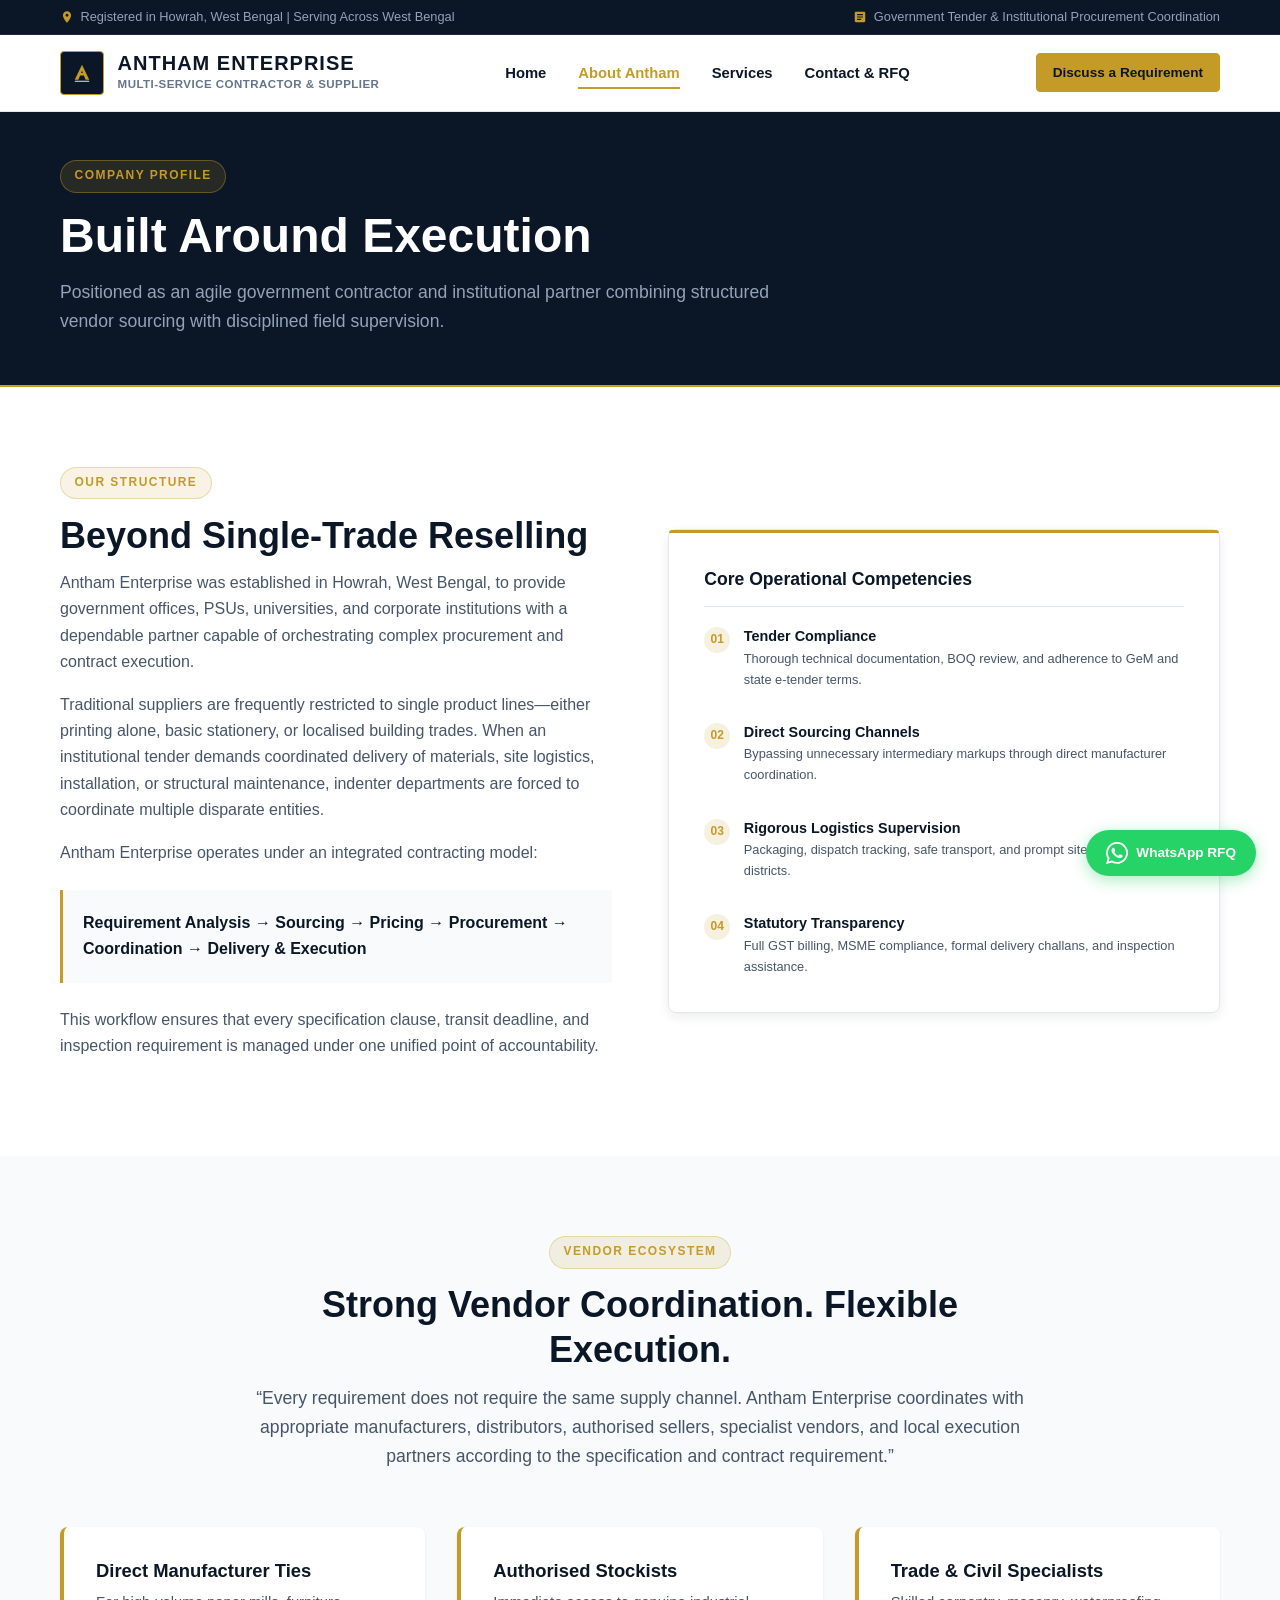
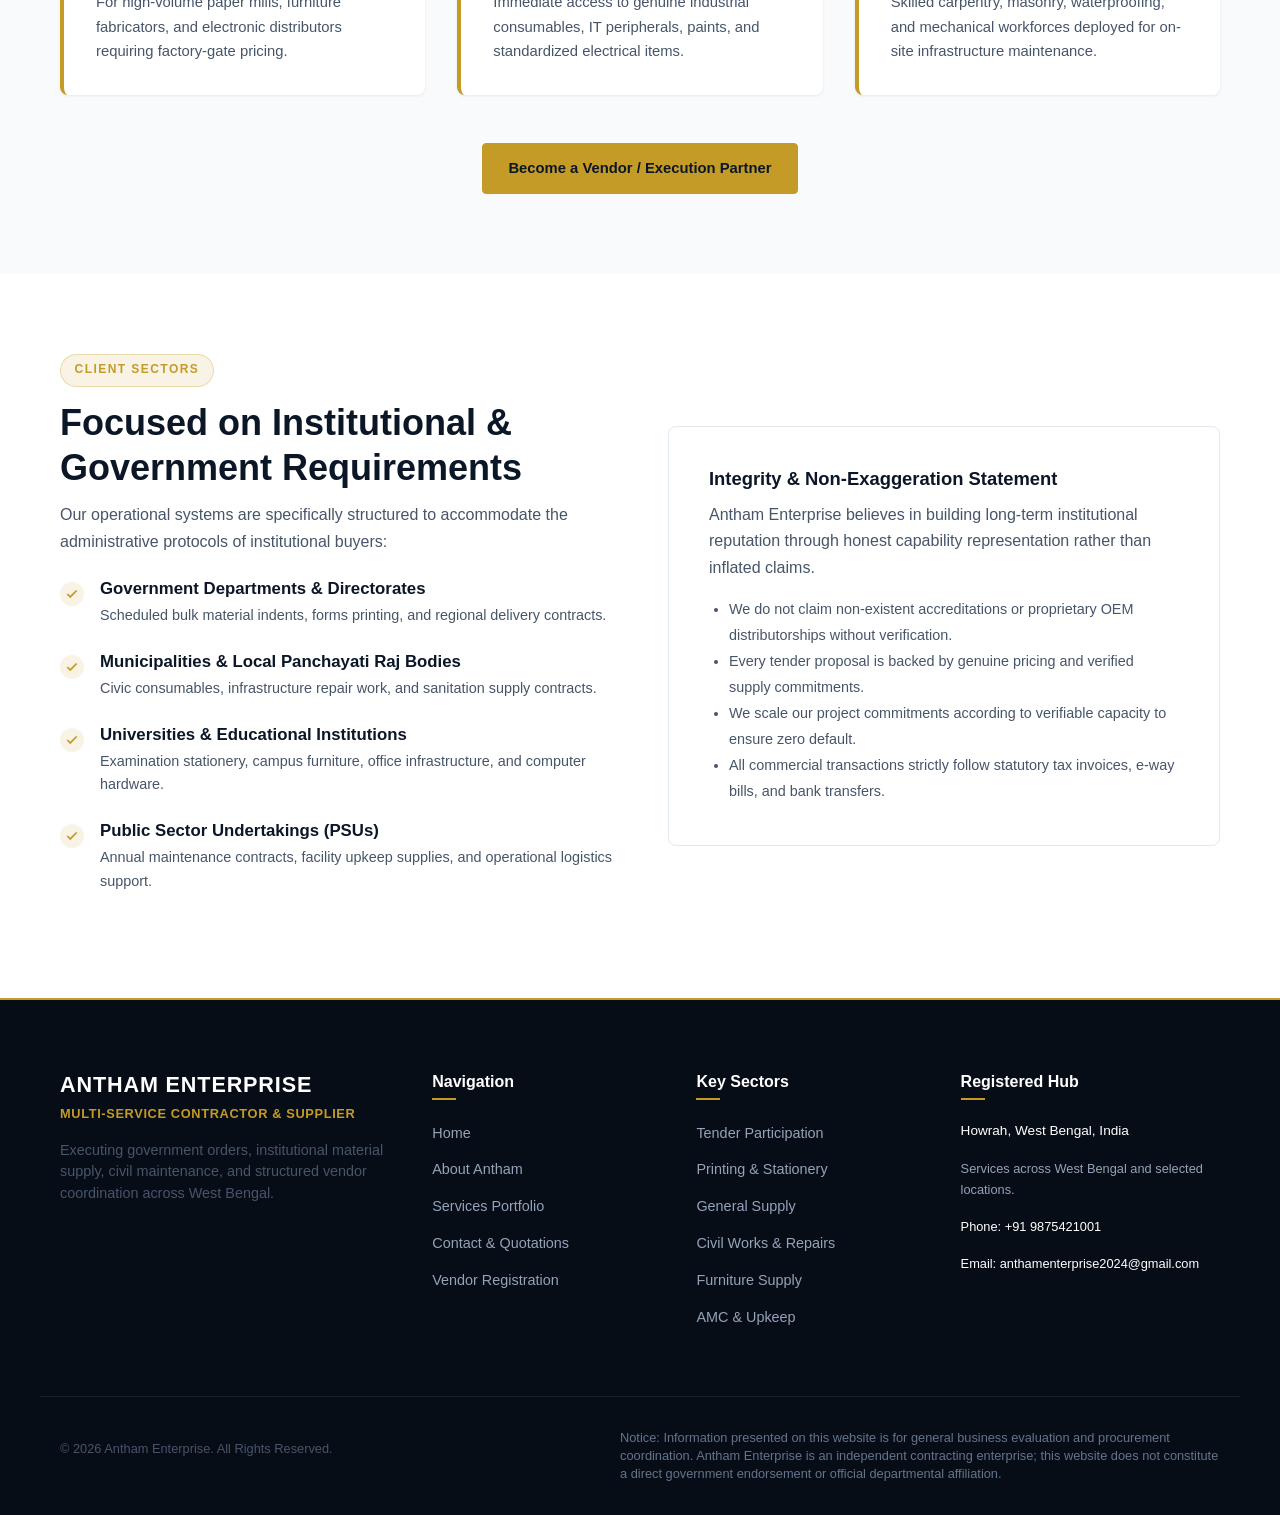
<file: about.html>
<!DOCTYPE html>
<html lang="en">
<head>
  <meta charset="UTF-8">
  <meta name="viewport" content="width=device-width, initial-scale=1.0">
  <title>Antham Enterprise | Multi-Service Contractor & Institutional Supplier | Howrah, West Bengal</title>
  <meta name="description" content="Antham Enterprise is a West Bengal-based multi-service government contractor and institutional supplier specialising in tender execution, material supply, civil maintenance, and vendor coordination.">
  <meta name="keywords" content="government contractor Howrah, government contractor West Bengal, Wb Tender contractor West Bengal, Road Contractor Howrah,  GeM supplier West Bengal, tender contractor Kolkata, civil contractor West Bengal, printing contractor West Bengal, institutional supplier West Bengal">
  <meta name="google-site-verification" content="5eimH2jSbNfkJiDji6-gNjunRud99WfmqUvJek3qhq0" />
  
  <!-- Open Graph / Meta -->
  <meta property="og:type" content="website">
  <meta property="og:title" content="Antham Enterprise | Multi-Service Contractor & Supplier">
  <meta property="og:description" content="Procurement, supply, service, and contract-execution support for government departments, institutions, and businesses across West Bengal.">
  <meta property="og:image" content="assets/images/logo.svg">
  
  <link rel="icon" type="image/svg+xml" href="favicon/favicon.svg">
  <link rel="stylesheet" href="assets/css/style.css">
  <link rel="canonical" href="https://anthamenterprise.github.io/about.html">
</head>
<body>
  <a href="#main-content" class="skip-to-content">Skip to main content</a>

  <div class="top-bar">
    <div class="container top-bar-inner">
      <div class="top-bar-item">
        <svg viewBox="0 0 24 24"><path d="M12 2C8.13 2 5 5.13 5 9c0 5.25 7 13 7 13s7-7.75 7-13c0-3.87-3.13-7-7-7zm0 9.5c-1.38 0-2.5-1.12-2.5-2.5s1.12-2.5 2.5-2.5 2.5 1.12 2.5 2.5-1.12 2.5-2.5 2.5z"/></svg>
        <span>Registered in Howrah, West Bengal | Serving Across West Bengal</span>
      </div>
      <div class="top-bar-item">
        <svg viewBox="0 0 24 24"><path d="M19 3H5c-1.1 0-2 .9-2 2v14c0 1.1.9 2 2 2h14c1.1 0 2-.9 2-2V5c0-1.1-.9-2-2-2zm-5 14H7v-2h7v2zm3-4H7v-2h10v2zm0-4H7V7h10v2z"/></svg>
        <span>Government Tender & Institutional Procurement Coordination</span>
      </div>
    </div>
  </div>

  <header class="site-header">
    <div class="container nav-container">
      <a href="index.html" class="brand" aria-label="Antham Enterprise Home">
        <div class="brand-logo-icon">
          <svg viewBox="0 0 100 100">
            <path d="M50 18L22 76H36L43 60H57L64 76H78L50 18ZM46.5 50L50 41L53.5 50H46.5Z" fill="#C59B27"/>
            <rect x="22" y="80" width="56" height="4" rx="2" fill="#E2E8F0"/>
          </svg>
        </div>
        <div class="brand-text">
          <span class="brand-name">ANTHAM ENTERPRISE</span>
          <span class="brand-tagline">Multi-Service Contractor & Supplier</span>
        </div>
      </a>

      <nav aria-label="Main Navigation">
        <ul class="nav-links">
          <li><a href="index.html" class="nav-link">Home</a></li>
          <li><a href="about.html" class="nav-link active">About Antham</a></li>
          <li><a href="services.html" class="nav-link">Services</a></li>
          <li><a href="contact.html" class="nav-link">Contact & RFQ</a></li>
          <li class="nav-mobile-cta">
            <a href="contact.html" class="btn btn-primary btn-block btn-sm">Discuss a Requirement</a>
          </li>
        </ul>
      </nav>

      <div class="header-cta">
        <a href="contact.html" class="btn btn-primary btn-sm header-btn-desktop">Discuss a Requirement</a>
        <button class="mobile-toggle" aria-label="Toggle navigation menu" aria-expanded="false">
          <svg viewBox="0 0 24 24" fill="none" stroke-width="2" stroke-linecap="round" stroke-linejoin="round">
            <line x1="3" y1="12" x2="21" y2="12"></line>
            <line x1="3" y1="6" x2="21" y2="6"></line>
            <line x1="3" y1="18" x2="21" y2="18"></line>
          </svg>
        </button>
      </div>
    </div>
  </header>

  <main id="main-content">
    <section class="section-padding-sm bg-navy" style="border-bottom: 2px solid var(--accent-gold);">
      <div class="container">
        <span class="section-badge">Company Profile</span>
        <h1 style="color: #ffffff;">Built Around Execution</h1>
        <p style="color: #94a3b8; max-width: 720px; font-size: 1.1rem; margin-bottom: 0;">
          Positioned as an agile government contractor and institutional partner combining structured vendor sourcing with disciplined field supervision.
        </p>
      </div>
    </section>

      <!-- Operational Philosophy -->
    <section class="section-padding">
      <div class="container split-layout">
        <div>
          <span class="section-badge">Our Structure</span>
          <h2>Beyond Single-Trade Reselling</h2>
          <p>
            Antham Enterprise was established in Howrah, West Bengal, to provide government offices, PSUs, universities, and corporate institutions with a dependable partner capable of orchestrating complex procurement and contract execution.
          </p>
          <p>
            Traditional suppliers are frequently restricted to single product lines—either printing alone, basic stationery, or localised building trades. When an institutional tender demands coordinated delivery of materials, site logistics, installation, or structural maintenance, indenter departments are forced to coordinate multiple disparate entities.
          </p>
          <p>
            Antham Enterprise operates under an integrated contracting model:
          </p>
          <div style="background: var(--bg-alt); padding: 1.25rem; border-left: 3px solid var(--accent-gold); margin: 1.5rem 0; font-weight: 600; color: var(--primary-navy);">
            Requirement Analysis &rarr; Sourcing &rarr; Pricing &rarr; Procurement &rarr; Coordination &rarr; Delivery & Execution
          </div>
          <p>
            This workflow ensures that every specification clause, transit deadline, and inspection requirement is managed under one unified point of accountability.
          </p>
        </div>

        <div>
          <div class="hero-card" style="background: #ffffff; border-color: var(--border-light); box-shadow: var(--shadow-md);">
            <div class="hero-card-title" style="color: var(--primary-navy); border-bottom: 1px solid var(--border-light); padding-bottom: 0.75rem;">
              <span>Core Operational Competencies</span>
            </div>
            <div class="flow-step-compact">
              <div class="flow-num-badge">01</div>
              <div class="flow-text">
                <h5 style="color: var(--primary-navy);">Tender Compliance</h5>
                <p style="color: var(--text-secondary);">Thorough technical documentation, BOQ review, and adherence to GeM and state e-tender terms.</p>
              </div>
            </div>
            <div class="flow-step-compact">
              <div class="flow-num-badge">02</div>
              <div class="flow-text">
                <h5 style="color: var(--primary-navy);">Direct Sourcing Channels</h5>
                <p style="color: var(--text-secondary);">Bypassing unnecessary intermediary markups through direct manufacturer coordination.</p>
              </div>
            </div>
            <div class="flow-step-compact">
              <div class="flow-num-badge">03</div>
              <div class="flow-text">
                <h5 style="color: var(--primary-navy);">Rigorous Logistics Supervision</h5>
                <p style="color: var(--text-secondary);">Packaging, dispatch tracking, safe transport, and prompt site delivery across districts.</p>
              </div>
            </div>
            <div class="flow-step-compact">
              <div class="flow-num-badge">04</div>
              <div class="flow-text">
                <h5 style="color: var(--primary-navy);">Statutory Transparency</h5>
                <p style="color: var(--text-secondary);">Full GST billing, MSME compliance, formal delivery challans, and inspection assistance.</p>
              </div>
            </div>
          </div>
        </div>
      </div>
    </section>

<!-- Vendor Network Section -->
    <section class="section-padding bg-alt">
      <div class="container">
        <div class="section-header">
          <span class="section-badge">Vendor Ecosystem</span>
          <h2>Strong Vendor Coordination. Flexible Execution.</h2>
          <p class="section-subtitle">
            “Every requirement does not require the same supply channel. Antham Enterprise coordinates with appropriate manufacturers, distributors, authorised sellers, specialist vendors, and local execution partners according to the specification and contract requirement.”
          </p>
        </div>

        <div class="why-grid">
          <div class="why-card">
            <h4>Direct Manufacturer Ties</h4>
            <p>For high-volume paper mills, furniture fabricators, and electronic distributors requiring factory-gate pricing.</p>
          </div>
          <div class="why-card">
            <h4>Authorised Stockists</h4>
            <p>Immediate access to genuine industrial consumables, IT peripherals, paints, and standardized electrical items.</p>
          </div>
          <div class="why-card">
            <h4>Trade & Civil Specialists</h4>
            <p>Skilled carpentry, masonry, waterproofing, and mechanical workforces deployed for on-site infrastructure maintenance.</p>
          </div>
        </div>

        <div style="text-align: center; margin-top: 3rem;">
          <a href="contact.html#vendor-onboarding" class="btn btn-primary">Become a Vendor / Execution Partner</a>
        </div>
      </div>
    </section>

      <!-- Institutional Buyer Focus -->
    <section class="section-padding">
      <div class="container split-layout">
        <div>
          <span class="section-badge">Client Sectors</span>
          <h2>Focused on Institutional & Government Requirements</h2>
          <p>
            Our operational systems are specifically structured to accommodate the administrative protocols of institutional buyers:
          </p>
          <div class="feature-list">
            <div class="feature-item">
              <div class="feature-icon"><svg viewBox="0 0 24 24" fill="none" stroke="currentColor" stroke-width="3"><polyline points="20 6 9 17 4 12"/></svg></div>
              <div class="feature-text">
                <h4>Government Departments & Directorates</h4>
                <p>Scheduled bulk material indents, forms printing, and regional delivery contracts.</p>
              </div>
            </div>
            <div class="feature-item">
              <div class="feature-icon"><svg viewBox="0 0 24 24" fill="none" stroke="currentColor" stroke-width="3"><polyline points="20 6 9 17 4 12"/></svg></div>
              <div class="feature-text">
                <h4>Municipalities & Local Panchayati Raj Bodies</h4>
                <p>Civic consumables, infrastructure repair work, and sanitation supply contracts.</p>
              </div>
            </div>
            <div class="feature-item">
              <div class="feature-icon"><svg viewBox="0 0 24 24" fill="none" stroke="currentColor" stroke-width="3"><polyline points="20 6 9 17 4 12"/></svg></div>
              <div class="feature-text">
                <h4>Universities & Educational Institutions</h4>
                <p>Examination stationery, campus furniture, office infrastructure, and computer hardware.</p>
              </div>
            </div>
            <div class="feature-item">
              <div class="feature-icon"><svg viewBox="0 0 24 24" fill="none" stroke="currentColor" stroke-width="3"><polyline points="20 6 9 17 4 12"/></svg></div>
              <div class="feature-text">
                <h4>Public Sector Undertakings (PSUs)</h4>
                <p>Annual maintenance contracts, facility upkeep supplies, and operational logistics support.</p>
              </div>
            </div>
          </div>
        </div>

        <div class="coverage-card">
          <h4>Integrity & Non-Exaggeration Statement</h4>
          <p>
            Antham Enterprise believes in building long-term institutional reputation through honest capability representation rather than inflated claims.
          </p>
          <ul style="list-style: disc; padding-left: 1.25rem; color: var(--text-secondary); font-size: 0.9rem; line-height: 1.8;">
            <li>We do not claim non-existent accreditations or proprietary OEM distributorships without verification.</li>
            <li>Every tender proposal is backed by genuine pricing and verified supply commitments.</li>
            <li>We scale our project commitments according to verifiable capacity to ensure zero default.</li>
            <li>All commercial transactions strictly follow statutory tax invoices, e-way bills, and bank transfers.</li>
          </ul>
        </div>
      </div>
    </section>
  </main>

   <!-- Floating Mobile WhatsApp CTA -->
  <a href="https://wa.me/919875421001?text=Hello%20Antham%20Enterprise,%20I%20would%20like%20to%20discuss%20a%20requirement." class="floating-whatsapp" target="_blank" rel="noopener noreferrer" aria-label="Chat on WhatsApp with Antham Enterprise">
    <svg viewBox="0 0 24 24"><path d="M.057 24l1.687-6.163c-1.041-1.804-1.588-3.849-1.587-5.946.003-6.556 5.338-11.891 11.893-11.891 3.181.001 6.167 1.24 8.413 3.488 2.245 2.248 3.481 5.236 3.48 8.414-.003 6.557-5.338 11.892-11.893 11.892-1.99-.001-3.951-.5-5.688-1.448l-6.305 1.654zm6.597-3.807c1.676.995 3.276 1.591 5.392 1.592 5.448 0 9.886-4.434 9.889-9.885.002-5.462-4.415-9.89-9.881-9.892-5.452 0-9.887 4.434-9.889 9.884-.001 2.225.651 3.891 1.746 5.634l-.999 3.648 3.742-.981zm11.387-5.464c-.074-.124-.272-.198-.57-.347-.297-.149-1.758-.868-2.031-.967-.272-.099-.47-.149-.669.149-.198.297-.768.967-.941 1.165-.173.198-.347.223-.644.074-.297-.149-1.255-.462-2.39-1.475-.883-.788-1.48-1.761-1.653-2.059-.173-.297-.018-.458.13-.606.134-.133.297-.347.446-.521.151-.172.2-.296.3-.495.099-.198.05-.372-.025-.521-.075-.148-.669-1.611-.916-2.206-.242-.579-.487-.501-.669-.51l-.57-.01c-.198 0-.52.074-.792.372s-1.04 1.016-1.04 2.479 1.065 2.876 1.213 3.074c.149.198 2.095 3.2 5.076 4.487.709.306 1.263.489 1.694.626.712.226 1.36.194 1.872.118.571-.085 1.758-.719 2.006-1.413.248-.695.248-1.29.173-1.414z"/></svg>
    <span>WhatsApp RFQ</span>
  </a>

  <!-- Footer -->
  <footer class="site-footer">
    <div class="container footer-grid">
      <div class="footer-brand">
        <h3>ANTHAM ENTERPRISE</h3>
        <p class="tagline">Multi-Service Contractor & Supplier</p>
        <p style="font-size: 0.9rem; line-height: 1.5;">
          Executing government orders, institutional material supply, civil maintenance, and structured vendor coordination across West Bengal.
        </p>
      </div>

      <div class="footer-col">
        <h4>Navigation</h4>
        <ul class="footer-links">
          <li><a href="index.html">Home</a></li>
          <li><a href="about.html">About Antham</a></li>
          <li><a href="services.html">Services Portfolio</a></li>
          <li><a href="contact.html">Contact & Quotations</a></li>
          <li><a href="contact.html#vendor-onboarding">Vendor Registration</a></li>
        </ul>
      </div>

      <div class="footer-col">
        <h4>Key Sectors</h4>
        <ul class="footer-links">
          <li><a href="services.html#service-tenders">Tender Participation</a></li>
          <li><a href="services.html#service-printing">Printing & Stationery</a></li>
          <li><a href="services.html#service-general">General Supply</a></li>
          <li><a href="services.html#service-civil">Civil Works & Repairs</a></li>
          <li><a href="services.html#service-furniture">Furniture Supply</a></li>
          <li><a href="services.html#service-amc">AMC & Upkeep</a></li>
        </ul>
      </div>

      <div class="footer-col">
        <h4>Registered Hub</h4>
        <p style="font-size: 0.85rem; color: #ffffff;">Howrah, West Bengal, India</p>
        <p style="font-size: 0.8rem; color: #94a3b8;">Services across West Bengal and selected locations.</p>
        <p style="font-size: 0.8rem; color: #ffffff;">Phone: +91 9875421001</p>
        <p style="font-size: 0.8rem; color: #ffffff;">Email: anthamenterprise2024@gmail.com</p>
      </div>
    </div>

    <div class="container footer-bottom">
      <p>&copy; <span class="current-year">2026</span> Antham Enterprise. All Rights Reserved.</p>
      <p class="disclaimer-note">
        Notice: Information presented on this website is for general business evaluation and procurement coordination. Antham Enterprise is an independent contracting enterprise; this website does not constitute a direct government endorsement or official departmental affiliation.
      </p>
    </div>
  </footer>

  <script src="assets/js/script.js"></script>
</body>
</html>
</file>
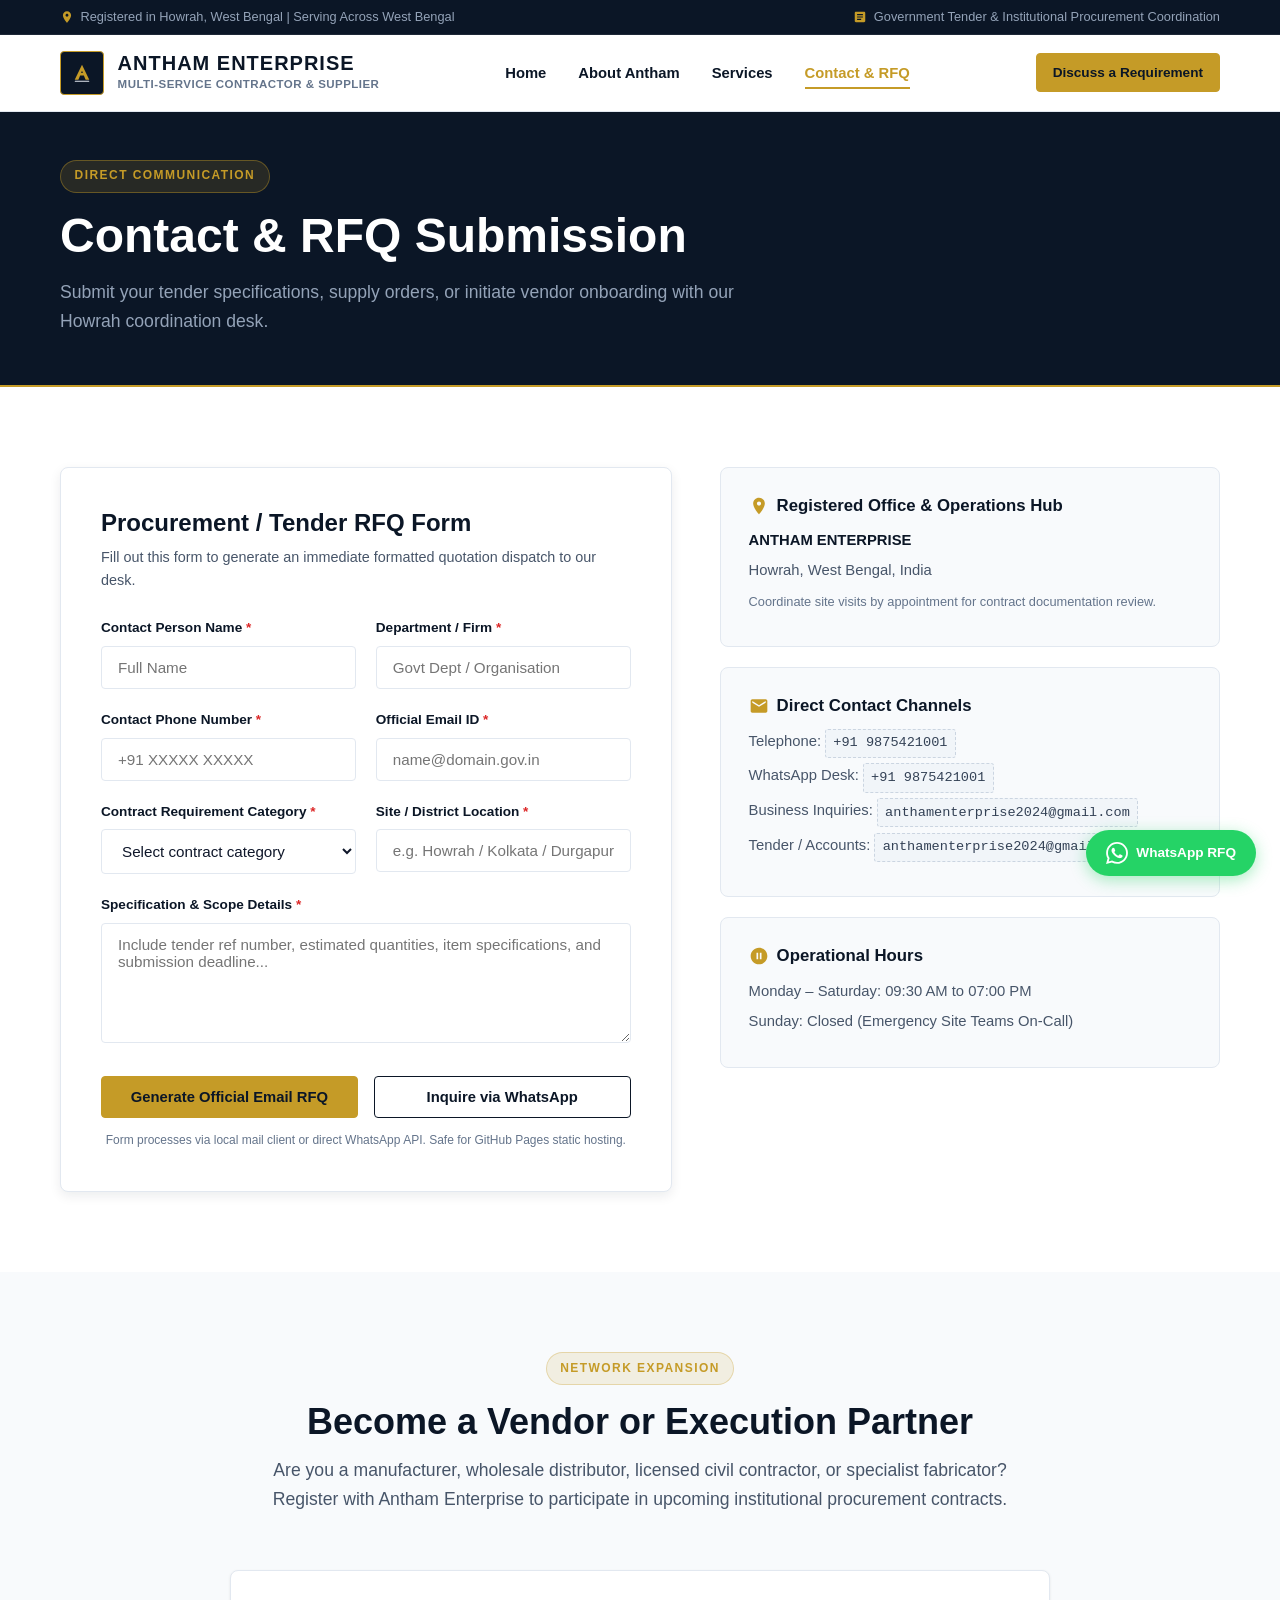
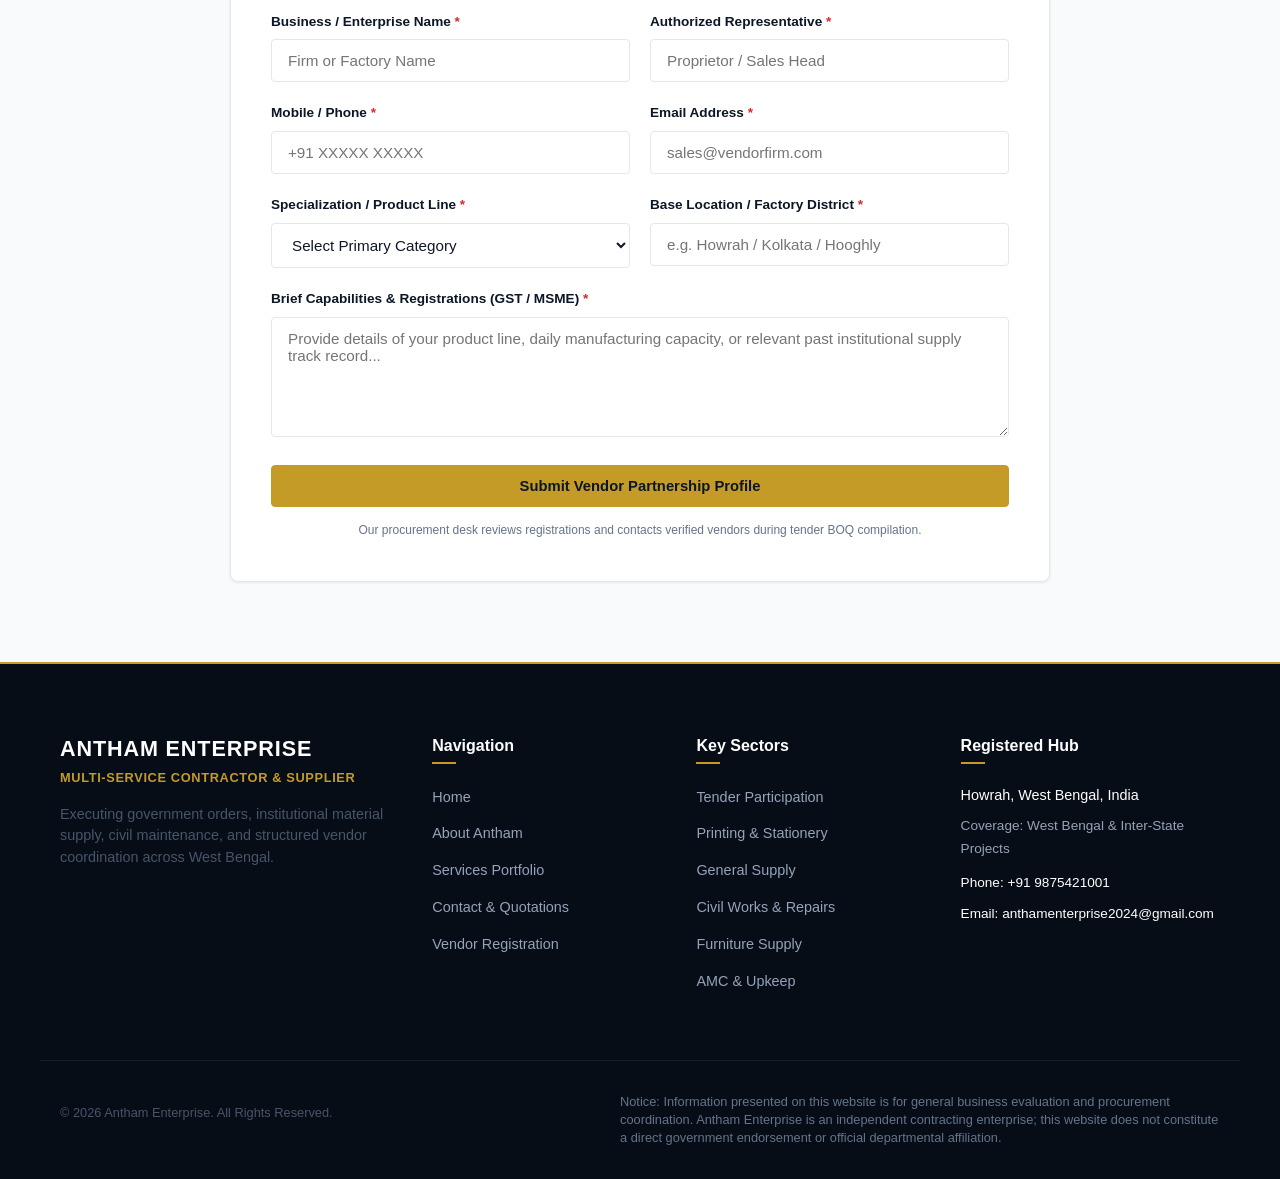
<file: contact.html>
<!DOCTYPE html>
<html lang="en">
<head>
  <meta charset="UTF-8">
  <meta name="viewport" content="width=device-width, initial-scale=1.0">
  <title>Antham Enterprise | Multi-Service Contractor & Institutional Supplier | Howrah, West Bengal</title>
  <meta name="description" content="Antham Enterprise is a West Bengal-based multi-service government contractor and institutional supplier specialising in tender execution, material supply, civil maintenance, and vendor coordination.">
  <meta name="keywords" content="government contractor Howrah, government contractor West Bengal, Wb Tender contractor West Bengal, Road Contractor Howrah,  GeM supplier West Bengal, tender contractor Kolkata, civil contractor West Bengal, printing contractor West Bengal, institutional supplier West Bengal">
  <meta name="google-site-verification" content="5eimH2jSbNfkJiDji6-gNjunRud99WfmqUvJek3qhq0" />
  
  <!-- Open Graph / Meta -->
  <meta property="og:type" content="website">
  <meta property="og:title" content="Antham Enterprise | Multi-Service Contractor & Supplier">
  <meta property="og:description" content="Procurement, supply, service, and contract-execution support for government departments, institutions, and businesses across West Bengal.">
  <meta property="og:image" content="assets/images/logo.svg">
  
  <link rel="icon" type="image/svg+xml" href="favicon/favicon.svg">
  <link rel="stylesheet" href="assets/css/style.css">
  <link rel="canonical" href="https://anthamenterprise.github.io/contact.html">

</head>
<body>
  <a href="#main-content" class="skip-to-content">Skip to main content</a>

  <div class="top-bar">
    <div class="container top-bar-inner">
      <div class="top-bar-item">
        <svg viewBox="0 0 24 24"><path d="M12 2C8.13 2 5 5.13 5 9c0 5.25 7 13 7 13s7-7.75 7-13c0-3.87-3.13-7-7-7zm0 9.5c-1.38 0-2.5-1.12-2.5-2.5s1.12-2.5 2.5-2.5 2.5 1.12 2.5 2.5-1.12 2.5-2.5 2.5z"/></svg>
        <span>Registered in Howrah, West Bengal | Serving Across West Bengal</span>
      </div>
      <div class="top-bar-item">
        <svg viewBox="0 0 24 24"><path d="M19 3H5c-1.1 0-2 .9-2 2v14c0 1.1.9 2 2 2h14c1.1 0 2-.9 2-2V5c0-1.1-.9-2-2-2zm-5 14H7v-2h7v2zm3-4H7v-2h10v2zm0-4H7V7h10v2z"/></svg>
        <span>Government Tender & Institutional Procurement Coordination</span>
      </div>
    </div>
  </div>

  <header class="site-header">
    <div class="container nav-container">
      <a href="index.html" class="brand" aria-label="Antham Enterprise Home">
        <div class="brand-logo-icon">
          <svg viewBox="0 0 100 100">
            <path d="M50 18L22 76H36L43 60H57L64 76H78L50 18ZM46.5 50L50 41L53.5 50H46.5Z" fill="#C59B27"/>
            <rect x="22" y="80" width="56" height="4" rx="2" fill="#E2E8F0"/>
          </svg>
        </div>
        <div class="brand-text">
          <span class="brand-name">ANTHAM ENTERPRISE</span>
          <span class="brand-tagline">Multi-Service Contractor & Supplier</span>
        </div>
      </a>

      <nav aria-label="Main Navigation">
        <ul class="nav-links">
          <li><a href="index.html" class="nav-link">Home</a></li>
          <li><a href="about.html" class="nav-link">About Antham</a></li>
          <li><a href="services.html" class="nav-link">Services</a></li>
          <li><a href="contact.html" class="nav-link active">Contact & RFQ</a></li>
          <li class="nav-mobile-cta">
            <a href="contact.html" class="btn btn-primary btn-block btn-sm">Discuss a Requirement</a>
          </li>
        </ul>
      </nav>

      <div class="header-cta">
        <a href="contact.html" class="btn btn-primary btn-sm header-btn-desktop">Discuss a Requirement</a>
        <button class="mobile-toggle" aria-label="Toggle navigation menu" aria-expanded="false">
          <svg viewBox="0 0 24 24" fill="none" stroke-width="2" stroke-linecap="round" stroke-linejoin="round">
            <line x1="3" y1="12" x2="21" y2="12"></line>
            <line x1="3" y1="6" x2="21" y2="6"></line>
            <line x1="3" y1="18" x2="21" y2="18"></line>
          </svg>
        </button>
      </div>
    </div>
  </header>

  <main id="main-content">
    <!-- Header Banner -->
    <section class="section-padding-sm bg-navy" style="border-bottom: 2px solid var(--accent-gold);">
      <div class="container">
        <span class="section-badge">Direct Communication</span>
        <h1 style="color: #ffffff;">Contact & RFQ Submission</h1>
        <p style="color: #94a3b8; max-width: 720px; font-size: 1.1rem; margin-bottom: 0;">
          Submit your tender specifications, supply orders, or initiate vendor onboarding with our Howrah coordination desk.
        </p>
      </div>
    </section>

    <!-- Main Form & Information Section -->
    <section class="section-padding">
      <div class="container contact-section-grid">
        <!-- RFQ Form Wrapper -->
        <div class="form-wrapper">
          <h2 style="font-size: 1.5rem; margin-bottom: 0.5rem;">Procurement / Tender RFQ Form</h2>
          <p style="font-size: 0.9rem; margin-bottom: 1.5rem;">Fill out this form to generate an immediate formatted quotation dispatch to our desk.</p>

          <form id="rfqForm" novalidate>
            <div class="form-row">
              <div class="form-group">
                <label for="cName">Contact Person Name <span class="required">*</span></label>
                <input type="text" id="cName" name="name" placeholder="Full Name" required>
              </div>
              <div class="form-group">
                <label for="cOrg">Department / Firm <span class="required">*</span></label>
                <input type="text" id="cOrg" name="organisation" placeholder="Govt Dept / Organisation" required>
              </div>
            </div>

            <div class="form-row">
              <div class="form-group">
                <label for="cPhone">Contact Phone Number <span class="required">*</span></label>
                <input type="tel" id="cPhone" name="phone" placeholder="+91 XXXXX XXXXX" required>
              </div>
              <div class="form-group">
                <label for="cEmail">Official Email ID <span class="required">*</span></label>
                <input type="email" id="cEmail" name="email" placeholder="name@domain.gov.in" required>
              </div>
            </div>

            <div class="form-row">
              <div class="form-group">
                <label for="cReq">Contract Requirement Category <span class="required">*</span></label>
                <select id="cReq" name="requirement" required>
                  <option value="" disabled selected>Select contract category</option>
                  <option value="Government Tender Supply">Government Tender Supply</option>
                  <option value="Printing & Official Stationery">Printing & Official Stationery</option>
                  <option value="General Material Supply">General Material Supply</option>
                  <option value="Civil Works & Repairs">Civil Works & Repairs</option>
                  <option value="Office Renovation & Infrastructure">Office Renovation & Infrastructure</option>
                  <option value="Institutional Furniture">Institutional Furniture</option>
                  <option value="IT & Electronics Supply">IT & Electronics Supply</option>
                  <option value="Cleaning & Facility Support">Cleaning & Facility Support</option>
                  <option value="AMC & Recurring Maintenance">AMC & Recurring Maintenance</option>
                  <option value="Transport & Logistics Coordination">Transport & Logistics Coordination</option>
                  <option value="Other Multi-Service Requirement">Other Multi-Service Requirement</option>
                </select>
              </div>
              <div class="form-group">
                <label for="cLoc">Site / District Location <span class="required">*</span></label>
                <input type="text" id="cLoc" name="location" placeholder="e.g. Howrah / Kolkata / Durgapur" required>
              </div>
            </div>

            <div class="form-group">
              <label for="cMsg">Specification & Scope Details <span class="required">*</span></label>
              <textarea id="cMsg" name="message" placeholder="Include tender ref number, estimated quantities, item specifications, and submission deadline..." required></textarea>
            </div>

            <div class="form-actions">
              <button type="submit" class="btn btn-primary" style="flex: 1;">Generate Official Email RFQ</button>
              <button type="button" id="whatsappSubmitBtn" class="btn btn-secondary" style="flex: 1;">Inquire via WhatsApp</button>
            </div>
            <p style="font-size: 0.75rem; color: var(--text-muted); margin-top: 0.85rem; text-align: center; margin-bottom: 0;">
              Form processes via local mail client or direct WhatsApp API. Safe for GitHub Pages static hosting.
            </p>
          </form>
        </div>

        <!-- Contact Detail Cards -->
        <div>
          <div class="contact-card-list">
            <div class="contact-info-card">
              <h4>
                <svg viewBox="0 0 24 24" fill="currentColor"><path d="M12 2C8.13 2 5 5.13 5 9c0 5.25 7 13 7 13s7-7.75 7-13c0-3.87-3.13-7-7-7zm0 9.5c-1.38 0-2.5-1.12-2.5-2.5s1.12-2.5 2.5-2.5 2.5 1.12 2.5 2.5-1.12 2.5-2.5 2.5z"/></svg>
                Registered Office & Operations Hub
              </h4>
              <p style="font-weight: 600; color: var(--primary-navy);">ANTHAM ENTERPRISE</p>
              <p>Howrah, West Bengal, India</p>
              <!-- <p class="placeholder-badge">[PREMISES / ADDRESS PLACEHOLDER]</p> -->
              <p style="font-size: 0.8rem; margin-top: 0.5rem; color: var(--text-muted);">
                Coordinate site visits by appointment for contract documentation review.
              </p>
            </div>

            <div class="contact-info-card">
              <h4>
                <svg viewBox="0 0 24 24" fill="currentColor"><path d="M20 4H4c-1.1 0-1.99.9-1.99 2L2 18c0 1.1.9 2 2 2h16c1.1 0 2-.9 2-2V6c0-1.1-.9-2-2-2zm0 4l-8 5-8-5V6l8 5 8-5v2z"/></svg>
                Direct Contact Channels
              </h4>
              <p>Telephone: <span class="placeholder-badge">+91 9875421001</span></p>
              <p>WhatsApp Desk: <span class="placeholder-badge">+91 9875421001</span></p>
              <p>Business Inquiries: <span class="placeholder-badge">anthamenterprise2024@gmail.com</span></p>
              <p>Tender / Accounts: <span class="placeholder-badge">anthamenterprise2024@gmail.com</span></p>
            </div>

            <div class="contact-info-card">
              <h4>
                <svg viewBox="0 0 24 24" fill="currentColor"><path d="M12 2C6.48 2 2 6.48 2 12s4.48 10 10 10 10-4.48 10-10S17.52 2 12 2zm-1 14H9V8h2v8zm4 0h-2V8h2v8z"/></svg>
                Operational Hours
              </h4>
              <p>Monday – Saturday: 09:30 AM to 07:00 PM</p>
              <p>Sunday: Closed (Emergency Site Teams On-Call)</p>
            </div>
          </div>
        </div>
      </div>
    </section>

    <!-- Vendor / Partner Registration Section -->
    <section class="section-padding bg-alt" id="vendor-onboarding">
      <div class="container">
        <div class="section-header">
          <span class="section-badge">Network Expansion</span>
          <h2>Become a Vendor or Execution Partner</h2>
          <p class="section-subtitle">
            Are you a manufacturer, wholesale distributor, licensed civil contractor, or specialist fabricator? Register with Antham Enterprise to participate in upcoming institutional procurement contracts.
          </p>
        </div>

        <div style="max-width: 820px; margin: 0 auto; background: #ffffff; padding: 2.5rem; border-radius: var(--radius-md); border: 1px solid var(--border-light); box-shadow: var(--shadow-sm);">
          <form id="vendorForm" novalidate>
            <div class="form-row">
              <div class="form-group">
                <label for="vCompany">Business / Enterprise Name <span class="required">*</span></label>
                <input type="text" id="vCompany" name="name" placeholder="Firm or Factory Name" required>
              </div>
              <div class="form-group">
                <label for="vContact">Authorized Representative <span class="required">*</span></label>
                <input type="text" id="vContact" name="organisation" placeholder="Proprietor / Sales Head" required>
              </div>
            </div>

            <div class="form-row">
              <div class="form-group">
                <label for="vPhone">Mobile / Phone <span class="required">*</span></label>
                <input type="tel" id="vPhone" name="phone" placeholder="+91 XXXXX XXXXX" required>
              </div>
              <div class="form-group">
                <label for="vEmail">Email Address <span class="required">*</span></label>
                <input type="email" id="vEmail" name="email" placeholder="sales@vendorfirm.com" required>
              </div>
            </div>

            <div class="form-row">
              <div class="form-group">
                <label for="vCategory">Specialization / Product Line <span class="required">*</span></label>
                <select id="vCategory" name="category" required>
                  <option value="" disabled selected>Select Primary Category</option>
                  <option value="Manufacturer - Furniture">Manufacturer - Furniture</option>
                  <option value="Paper Mill / Commercial Press">Paper Mill / Commercial Press</option>
                  <option value="Electrical / IT Distributor">Electrical / IT Distributor</option>
                  <option value="Civil Materials & Cement/Steel">Civil Materials & Cement/Steel</option>
                  <option value="Sanitation & Facility Supplies">Sanitation & Facility Supplies</option>
                  <option value="Specialist Civil / Painting Subcontractor">Specialist Civil / Painting Subcontractor</option>
                  <option value="Transport & Fleet Provider">Transport & Fleet Provider</option>
                  <option value="Other Trade Specialist">Other Trade Specialist</option>
                </select>
              </div>
              <div class="form-group">
                <label for="vLocation">Base Location / Factory District <span class="required">*</span></label>
                <input type="text" id="vLocation" name="location" placeholder="e.g. Howrah / Kolkata / Hooghly" required>
              </div>
            </div>

            <div class="form-group">
              <label for="vDetails">Brief Capabilities & Registrations (GST / MSME) <span class="required">*</span></label>
              <textarea id="vDetails" name="message" placeholder="Provide details of your product line, daily manufacturing capacity, or relevant past institutional supply track record..." required></textarea>
            </div>

            <button type="submit" class="btn btn-primary btn-block">Submit Vendor Partnership Profile</button>
            <p style="font-size: 0.75rem; color: var(--text-muted); margin-top: 0.85rem; text-align: center; margin-bottom: 0;">
              Our procurement desk reviews registrations and contacts verified vendors during tender BOQ compilation.
            </p>
          </form>
        </div>
      </div>
    </section>
  </main>

    <!-- Floating Mobile WhatsApp CTA -->
  <a href="https://wa.me/919875421001?text=Hello%20Antham%20Enterprise,%20I%20have%20an%20inquiry." class="floating-whatsapp" target="_blank" rel="noopener noreferrer" aria-label="Chat on WhatsApp with Antham Enterprise">
    <svg viewBox="0 0 24 24"><path d="M.057 24l1.687-6.163c-1.041-1.804-1.588-3.849-1.587-5.946.003-6.556 5.338-11.891 11.893-11.891 3.181.001 6.167 1.24 8.413 3.488 2.245 2.248 3.481 5.236 3.48 8.414-.003 6.557-5.338 11.892-11.893 11.892-1.99-.001-3.951-.5-5.688-1.448l-6.305 1.654zm6.597-3.807c1.676.995 3.276 1.591 5.392 1.592 5.448 0 9.886-4.434 9.889-9.885.002-5.462-4.415-9.89-9.881-9.892-5.452 0-9.887 4.434-9.889 9.884-.001 2.225.651 3.891 1.746 5.634l-.999 3.648 3.742-.981zm11.387-5.464c-.074-.124-.272-.198-.57-.347-.297-.149-1.758-.868-2.031-.967-.272-.099-.47-.149-.669.149-.198.297-.768.967-.941 1.165-.173.198-.347.223-.644.074-.297-.149-1.255-.462-2.39-1.475-.883-.788-1.48-1.761-1.653-2.059-.173-.297-.018-.458.13-.606.134-.133.297-.347.446-.521.151-.172.2-.296.3-.495.099-.198.05-.372-.025-.521-.075-.148-.669-1.611-.916-2.206-.242-.579-.487-.501-.669-.51l-.57-.01c-.198 0-.52.074-.792.372s-1.04 1.016-1.04 2.479 1.065 2.876 1.213 3.074c.149.198 2.095 3.2 5.076 4.487.709.306 1.263.489 1.694.626.712.226 1.36.194 1.872.118.571-.085 1.758-.719 2.006-1.413.248-.695.248-1.29.173-1.414z"/></svg>
    <span>WhatsApp RFQ</span>
  </a>

  <!-- Footer -->
  <footer class="site-footer">
    <div class="container footer-grid">
      <div class="footer-brand">
        <h3>ANTHAM ENTERPRISE</h3>
        <p class="tagline">Multi-Service Contractor & Supplier</p>
        <p style="font-size: 0.9rem; line-height: 1.5;">
          Executing government orders, institutional material supply, civil maintenance, and structured vendor coordination across West Bengal.
        </p>
      </div>

      <div class="footer-col">
        <h4>Navigation</h4>
        <ul class="footer-links">
          <li><a href="index.html">Home</a></li>
          <li><a href="about.html">About Antham</a></li>
          <li><a href="services.html">Services Portfolio</a></li>
          <li><a href="contact.html">Contact & Quotations</a></li>
          <li><a href="contact.html#vendor-onboarding">Vendor Registration</a></li>
        </ul>
      </div>

      <div class="footer-col">
        <h4>Key Sectors</h4>
        <ul class="footer-links">
          <li><a href="services.html#service-tenders">Tender Participation</a></li>
          <li><a href="services.html#service-printing">Printing & Stationery</a></li>
          <li><a href="services.html#service-general">General Supply</a></li>
          <li><a href="services.html#service-civil">Civil Works & Repairs</a></li>
          <li><a href="services.html#service-furniture">Furniture Supply</a></li>
          <li><a href="services.html#service-amc">AMC & Upkeep</a></li>
        </ul>
      </div>

      <div class="footer-col">
        <h4>Registered Hub</h4>
        <p style="font-size: 0.9rem; margin-bottom: 0.5rem; color: #ffffff;">Howrah, West Bengal, India</p>
        <p style="font-size: 0.85rem; color: #94a3b8; margin-bottom: 0.75rem;">Coverage: West Bengal & Inter-State Projects</p>
        <p style="font-size: 0.85rem; margin-bottom: 0.5rem; color: #ffffff;">Phone: +91 9875421001</p>
        <p style="font-size: 0.85rem; margin-bottom: 0.5rem; color: #ffffff;">Email: anthamenterprise2024@gmail.com</p>
      </div>
    </div>

    <div class="container footer-bottom">
      <p>&copy; <span class="current-year">2026</span> Antham Enterprise. All Rights Reserved.</p>
      <p class="disclaimer-note">
        Notice: Information presented on this website is for general business evaluation and procurement coordination. Antham Enterprise is an independent contracting enterprise; this website does not constitute a direct government endorsement or official departmental affiliation.
      </p>
    </div>
  </footer>

  <script src="assets/js/script.js"></script>
</body>
</html>
</file>
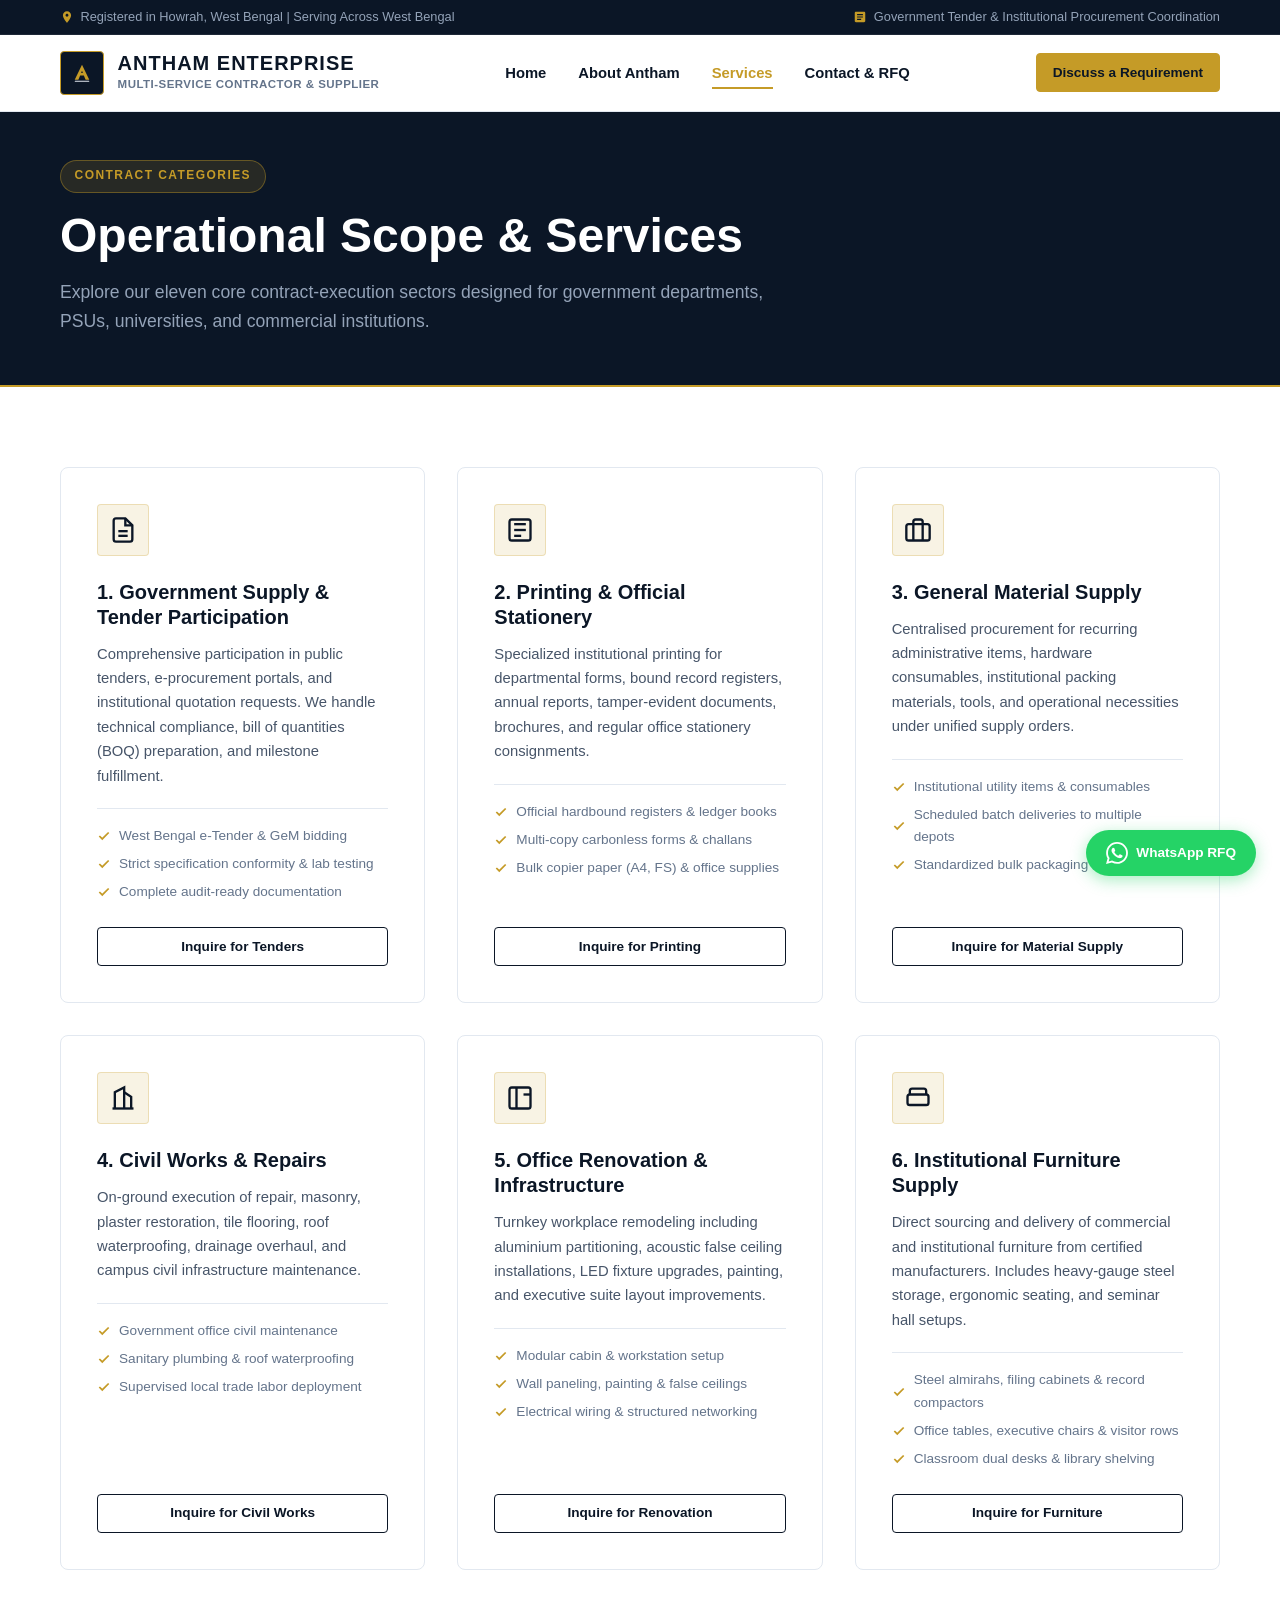
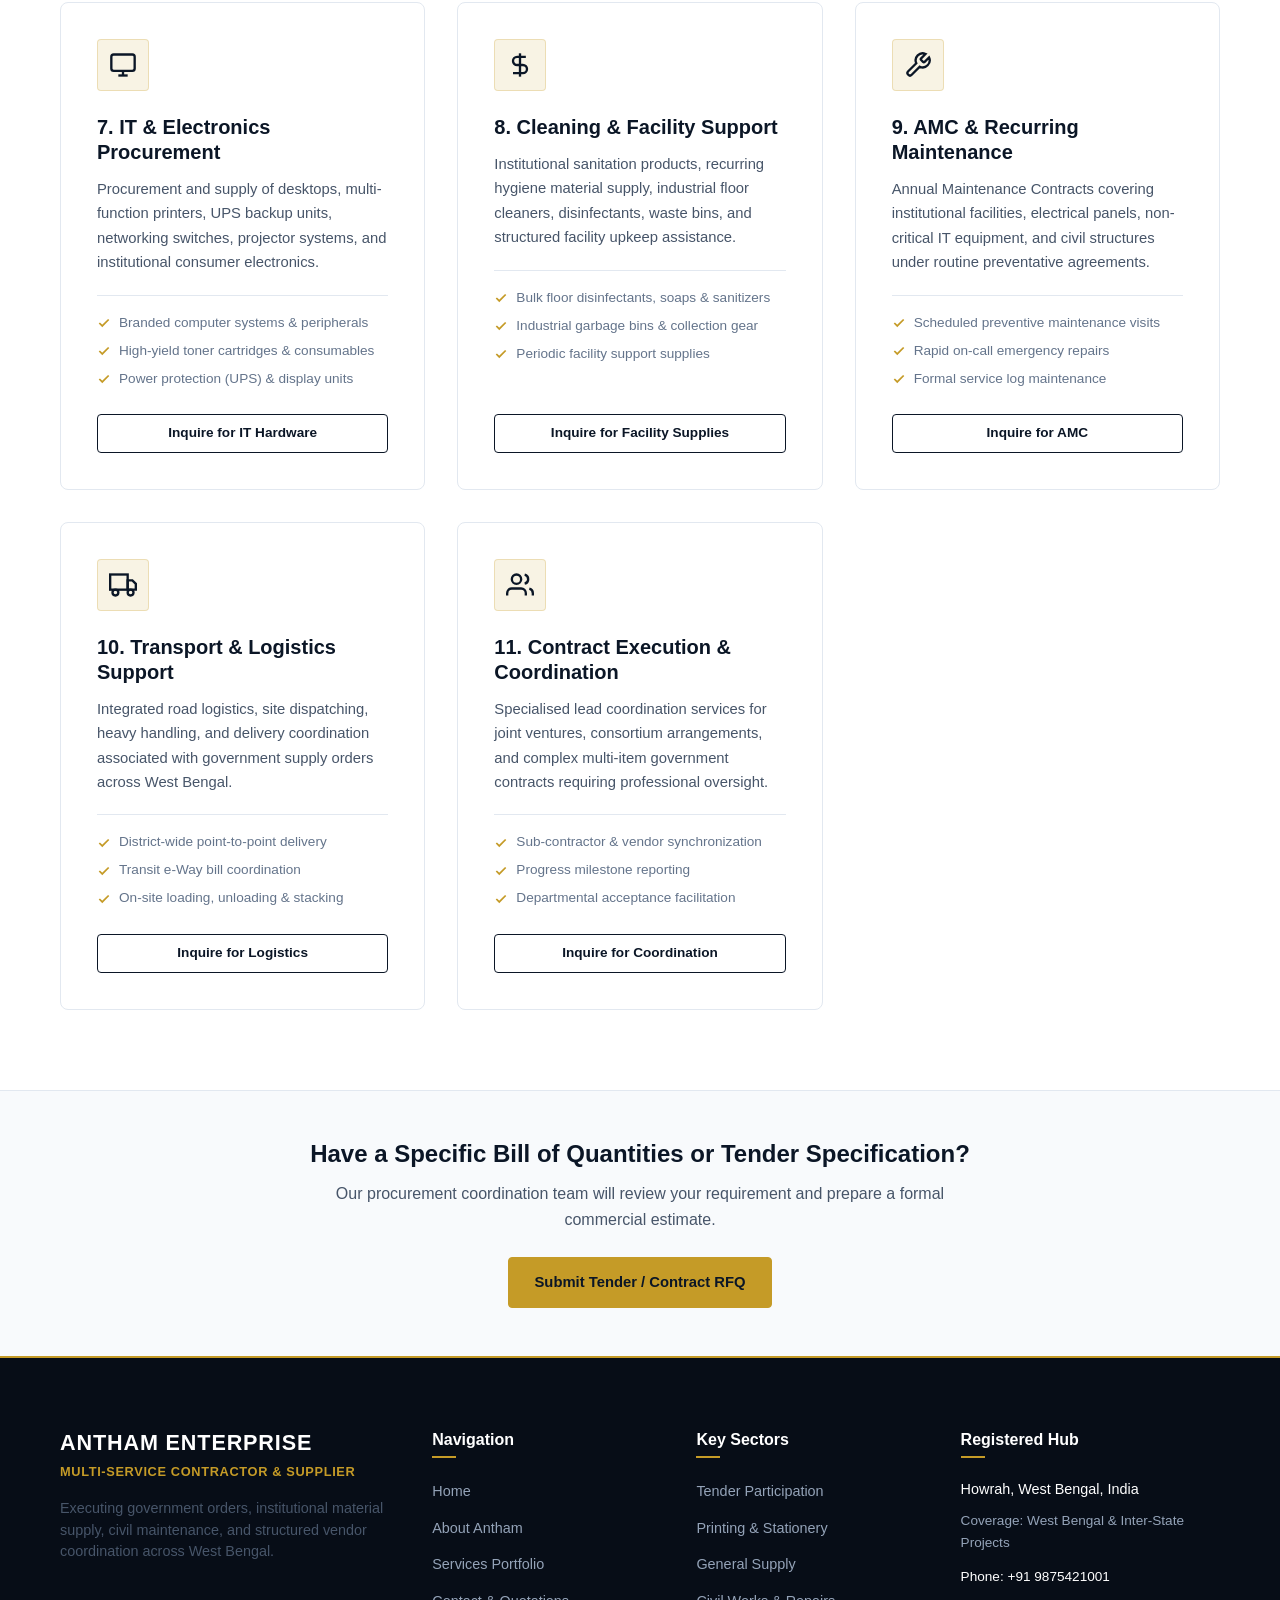
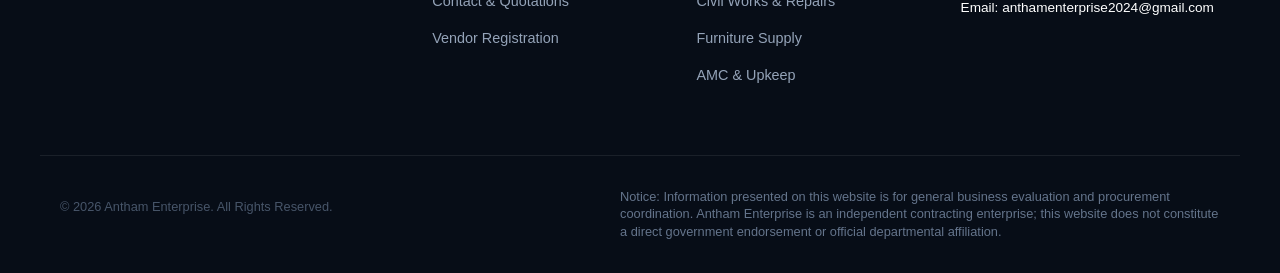
<file: services.html>
<!DOCTYPE html>
<html lang="en">
<head>
  <meta charset="UTF-8">
  <meta name="viewport" content="width=device-width, initial-scale=1.0">
  <title>Antham Enterprise | Multi-Service Contractor & Institutional Supplier | Howrah, West Bengal</title>
  <meta name="description" content="Antham Enterprise is a West Bengal-based multi-service government contractor and institutional supplier specialising in tender execution, material supply, civil maintenance, and vendor coordination.">
  <meta name="keywords" content="government contractor Howrah, government contractor West Bengal, Wb Tender contractor West Bengal, Road Contractor Howrah,  GeM supplier West Bengal, tender contractor Kolkata, civil contractor West Bengal, printing contractor West Bengal, institutional supplier West Bengal">
  <meta name="google-site-verification" content="5eimH2jSbNfkJiDji6-gNjunRud99WfmqUvJek3qhq0" />
  
  <!-- Open Graph / Meta -->
  <meta property="og:type" content="website">
  <meta property="og:title" content="Antham Enterprise | Multi-Service Contractor & Supplier">
  <meta property="og:description" content="Procurement, supply, service, and contract-execution support for government departments, institutions, and businesses across West Bengal.">
  <meta property="og:image" content="assets/images/logo.svg">
  
  <link rel="icon" type="image/svg+xml" href="favicon/favicon.svg">
  <link rel="stylesheet" href="assets/css/style.css">
  <link rel="canonical" href="https://anthamenterprise.github.io/services.html">

</head>
<body>
  <a href="#main-content" class="skip-to-content">Skip to main content</a>

  <div class="top-bar">
    <div class="container top-bar-inner">
      <div class="top-bar-item">
        <svg viewBox="0 0 24 24"><path d="M12 2C8.13 2 5 5.13 5 9c0 5.25 7 13 7 13s7-7.75 7-13c0-3.87-3.13-7-7-7zm0 9.5c-1.38 0-2.5-1.12-2.5-2.5s1.12-2.5 2.5-2.5 2.5 1.12 2.5 2.5-1.12 2.5-2.5 2.5z"/></svg>
        <span>Registered in Howrah, West Bengal | Serving Across West Bengal</span>
      </div>
      <div class="top-bar-item">
        <svg viewBox="0 0 24 24"><path d="M19 3H5c-1.1 0-2 .9-2 2v14c0 1.1.9 2 2 2h14c1.1 0 2-.9 2-2V5c0-1.1-.9-2-2-2zm-5 14H7v-2h7v2zm3-4H7v-2h10v2zm0-4H7V7h10v2z"/></svg>
        <span>Government Tender & Institutional Procurement Coordination</span>
      </div>
    </div>
  </div>

  <header class="site-header">
    <div class="container nav-container">
      <a href="index.html" class="brand" aria-label="Antham Enterprise Home">
        <div class="brand-logo-icon">
          <svg viewBox="0 0 100 100">
            <path d="M50 18L22 76H36L43 60H57L64 76H78L50 18ZM46.5 50L50 41L53.5 50H46.5Z" fill="#C59B27"/>
            <rect x="22" y="80" width="56" height="4" rx="2" fill="#E2E8F0"/>
          </svg>
        </div>
        <div class="brand-text">
          <span class="brand-name">ANTHAM ENTERPRISE</span>
          <span class="brand-tagline">Multi-Service Contractor & Supplier</span>
        </div>
      </a>

      <nav aria-label="Main Navigation">
        <ul class="nav-links">
          <li><a href="index.html" class="nav-link">Home</a></li>
          <li><a href="about.html" class="nav-link">About Antham</a></li>
          <li><a href="services.html" class="nav-link active">Services</a></li>
          <li><a href="contact.html" class="nav-link">Contact & RFQ</a></li>
          <li class="nav-mobile-cta">
            <a href="contact.html" class="btn btn-primary btn-block btn-sm">Discuss a Requirement</a>
          </li>
        </ul>
      </nav>

      <div class="header-cta">
        <a href="contact.html" class="btn btn-primary btn-sm header-btn-desktop">Discuss a Requirement</a>
        <button class="mobile-toggle" aria-label="Toggle navigation menu" aria-expanded="false">
          <svg viewBox="0 0 24 24" fill="none" stroke-width="2" stroke-linecap="round" stroke-linejoin="round">
            <line x1="3" y1="12" x2="21" y2="12"></line>
            <line x1="3" y1="6" x2="21" y2="6"></line>
            <line x1="3" y1="18" x2="21" y2="18"></line>
          </svg>
        </button>
      </div>
    </div>
  </header>

  <main id="main-content">
    <!-- Header Banner -->
    <section class="section-padding-sm bg-navy" style="border-bottom: 2px solid var(--accent-gold);">
      <div class="container">
        <span class="section-badge">Contract Categories</span>
        <h1 style="color: #ffffff;">Operational Scope & Services</h1>
        <p style="color: #94a3b8; max-width: 720px; font-size: 1.1rem; margin-bottom: 0;">
          Explore our eleven core contract-execution sectors designed for government departments, PSUs, universities, and commercial institutions.
        </p>
      </div>
    </section>

    <!-- Services Detailed Breakdown -->
    <section class="section-padding">
      <div class="container">
        <div class="service-grid">

          <!-- 1. Government Order Supply & Tender Participation -->
          <article class="service-card" id="service-tenders">
            <div>
              <div class="service-icon-box">
                <svg viewBox="0 0 24 24" stroke-width="2"><path d="M14 2H6a2 2 0 0 0-2 2v16a2 2 0 0 0 2 2h12a2 2 0 0 0 2-2V8z"/><polyline points="14 2 14 8 20 8"/><line x1="16" y1="13" x2="8" y2="13"/><line x1="16" y1="17" x2="8" y2="17"/></svg>
              </div>
              <h3>1. Government Supply & Tender Participation</h3>
              <p>Comprehensive participation in public tenders, e-procurement portals, and institutional quotation requests. We handle technical compliance, bill of quantities (BOQ) preparation, and milestone fulfillment.</p>
              <div class="service-meta-list">
                <div class="service-meta-item"><svg viewBox="0 0 24 24" fill="none" stroke-width="3"><polyline points="20 6 9 17 4 12"/></svg><span>West Bengal e-Tender & GeM bidding</span></div>
                <div class="service-meta-item"><svg viewBox="0 0 24 24" fill="none" stroke-width="3"><polyline points="20 6 9 17 4 12"/></svg><span>Strict specification conformity & lab testing</span></div>
                <div class="service-meta-item"><svg viewBox="0 0 24 24" fill="none" stroke-width="3"><polyline points="20 6 9 17 4 12"/></svg><span>Complete audit-ready documentation</span></div>
              </div>
            </div>
            <a href="contact.html?service=Government+Tender+Supply" class="btn btn-secondary btn-sm btn-block">Inquire for Tenders</a>
          </article>

          <!-- 2. Printing & Stationery Supply -->
          <article class="service-card" id="service-printing">
            <div>
              <div class="service-icon-box">
                <svg viewBox="0 0 24 24" stroke-width="2"><rect x="3" y="3" width="18" height="18" rx="2"/><path d="M7 7h10"/><path d="M7 12h10"/><path d="M7 17h6"/></svg>
              </div>
              <h3>2. Printing & Official Stationery</h3>
              <p>Specialized institutional printing for departmental forms, bound record registers, annual reports, tamper-evident documents, brochures, and regular office stationery consignments.</p>
              <div class="service-meta-list">
                <div class="service-meta-item"><svg viewBox="0 0 24 24" fill="none" stroke-width="3"><polyline points="20 6 9 17 4 12"/></svg><span>Official hardbound registers & ledger books</span></div>
                <div class="service-meta-item"><svg viewBox="0 0 24 24" fill="none" stroke-width="3"><polyline points="20 6 9 17 4 12"/></svg><span>Multi-copy carbonless forms & challans</span></div>
                <div class="service-meta-item"><svg viewBox="0 0 24 24" fill="none" stroke-width="3"><polyline points="20 6 9 17 4 12"/></svg><span>Bulk copier paper (A4, FS) & office supplies</span></div>
              </div>
            </div>
            <a href="contact.html?service=Printing+and+Stationery" class="btn btn-secondary btn-sm btn-block">Inquire for Printing</a>
          </article>

          <!-- 3. General Material Supply -->
          <article class="service-card" id="service-general">
            <div>
              <div class="service-icon-box">
                <svg viewBox="0 0 24 24" stroke-width="2"><rect x="2" y="7" width="20" height="14" rx="2" ry="2"/><path d="M16 21V5a2 2 0 0 0-2-2h-4a2 2 0 0 0-2 2v16"/></svg>
              </div>
              <h3>3. General Material Supply</h3>
              <p>Centralised procurement for recurring administrative items, hardware consumables, institutional packing materials, tools, and operational necessities under unified supply orders.</p>
              <div class="service-meta-list">
                <div class="service-meta-item"><svg viewBox="0 0 24 24" fill="none" stroke-width="3"><polyline points="20 6 9 17 4 12"/></svg><span>Institutional utility items & consumables</span></div>
                <div class="service-meta-item"><svg viewBox="0 0 24 24" fill="none" stroke-width="3"><polyline points="20 6 9 17 4 12"/></svg><span>Scheduled batch deliveries to multiple depots</span></div>
                <div class="service-meta-item"><svg viewBox="0 0 24 24" fill="none" stroke-width="3"><polyline points="20 6 9 17 4 12"/></svg><span>Standardized bulk packaging</span></div>
              </div>
            </div>
            <a href="contact.html?service=General+Material+Supply" class="btn btn-secondary btn-sm btn-block">Inquire for Material Supply</a>
          </article>

          <!-- 4. Civil Works, Repairs & Maintenance -->
          <article class="service-card" id="service-civil">
            <div>
              <div class="service-icon-box">
                <svg viewBox="0 0 24 24" stroke-width="2"><path d="M3 21h18"/><path d="M5 21V7l8-4v18"/><path d="M19 21V11l-6-4"/></svg>
              </div>
              <h3>4. Civil Works & Repairs</h3>
              <p>On-ground execution of repair, masonry, plaster restoration, tile flooring, roof waterproofing, drainage overhaul, and campus civil infrastructure maintenance.</p>
              <div class="service-meta-list">
                <div class="service-meta-item"><svg viewBox="0 0 24 24" fill="none" stroke-width="3"><polyline points="20 6 9 17 4 12"/></svg><span>Government office civil maintenance</span></div>
                <div class="service-meta-item"><svg viewBox="0 0 24 24" fill="none" stroke-width="3"><polyline points="20 6 9 17 4 12"/></svg><span>Sanitary plumbing & roof waterproofing</span></div>
                <div class="service-meta-item"><svg viewBox="0 0 24 24" fill="none" stroke-width="3"><polyline points="20 6 9 17 4 12"/></svg><span>Supervised local trade labor deployment</span></div>
              </div>
            </div>
            <a href="contact.html?service=Civil+Works+and+Repairs" class="btn btn-secondary btn-sm btn-block">Inquire for Civil Works</a>
          </article>

          <!-- 5. Office Renovation & Infrastructure -->
          <article class="service-card" id="service-renovation">
            <div>
              <div class="service-icon-box">
                <svg viewBox="0 0 24 24" stroke-width="2"><rect x="3" y="3" width="18" height="18" rx="2"/><path d="M9 3v18"/><path d="M15 9h6"/></svg>
              </div>
              <h3>5. Office Renovation & Infrastructure</h3>
              <p>Turnkey workplace remodeling including aluminium partitioning, acoustic false ceiling installations, LED fixture upgrades, painting, and executive suite layout improvements.</p>
              <div class="service-meta-list">
                <div class="service-meta-item"><svg viewBox="0 0 24 24" fill="none" stroke-width="3"><polyline points="20 6 9 17 4 12"/></svg><span>Modular cabin & workstation setup</span></div>
                <div class="service-meta-item"><svg viewBox="0 0 24 24" fill="none" stroke-width="3"><polyline points="20 6 9 17 4 12"/></svg><span>Wall paneling, painting & false ceilings</span></div>
                <div class="service-meta-item"><svg viewBox="0 0 24 24" fill="none" stroke-width="3"><polyline points="20 6 9 17 4 12"/></svg><span>Electrical wiring & structured networking</span></div>
              </div>
            </div>
            <a href="contact.html?service=Office+Renovation" class="btn btn-secondary btn-sm btn-block">Inquire for Renovation</a>
          </article>

          <!-- 6. Furniture Supply -->
          <article class="service-card" id="service-furniture">
            <div>
              <div class="service-icon-box">
                <svg viewBox="0 0 24 24" stroke-width="2"><path d="M19 9V6a2 2 0 0 0-2-2H7a2 2 0 0 0-2 2v3"/><path d="M3 11v5a2 2 0 0 0 2 2h14a2 2 0 0 0 2-2v-5a2 2 0 0 0-2-2H5a2 2 0 0 0-2 2z"/></svg>
              </div>
              <h3>6. Institutional Furniture Supply</h3>
              <p>Direct sourcing and delivery of commercial and institutional furniture from certified manufacturers. Includes heavy-gauge steel storage, ergonomic seating, and seminar hall setups.</p>
              <div class="service-meta-list">
                <div class="service-meta-item"><svg viewBox="0 0 24 24" fill="none" stroke-width="3"><polyline points="20 6 9 17 4 12"/></svg><span>Steel almirahs, filing cabinets & record compactors</span></div>
                <div class="service-meta-item"><svg viewBox="0 0 24 24" fill="none" stroke-width="3"><polyline points="20 6 9 17 4 12"/></svg><span>Office tables, executive chairs & visitor rows</span></div>
                <div class="service-meta-item"><svg viewBox="0 0 24 24" fill="none" stroke-width="3"><polyline points="20 6 9 17 4 12"/></svg><span>Classroom dual desks & library shelving</span></div>
              </div>
            </div>
            <a href="contact.html?service=Furniture+Supply" class="btn btn-secondary btn-sm btn-block">Inquire for Furniture</a>
          </article>

          <!-- 7. IT & Electronics Supply -->
          <article class="service-card" id="service-it">
            <div>
              <div class="service-icon-box">
                <svg viewBox="0 0 24 24" stroke-width="2"><rect x="2" y="3" width="20" height="14" rx="2" ry="2"/><line x1="8" y1="21" x2="16" y2="21"/><line x1="12" y1="17" x2="12" y2="21"/></svg>
              </div>
              <h3>7. IT & Electronics Procurement</h3>
              <p>Procurement and supply of desktops, multi-function printers, UPS backup units, networking switches, projector systems, and institutional consumer electronics.</p>
              <div class="service-meta-list">
                <div class="service-meta-item"><svg viewBox="0 0 24 24" fill="none" stroke-width="3"><polyline points="20 6 9 17 4 12"/></svg><span>Branded computer systems & peripherals</span></div>
                <div class="service-meta-item"><svg viewBox="0 0 24 24" fill="none" stroke-width="3"><polyline points="20 6 9 17 4 12"/></svg><span>High-yield toner cartridges & consumables</span></div>
                <div class="service-meta-item"><svg viewBox="0 0 24 24" fill="none" stroke-width="3"><polyline points="20 6 9 17 4 12"/></svg><span>Power protection (UPS) & display units</span></div>
              </div>
            </div>
            <a href="contact.html?service=IT+and+Electronics" class="btn btn-secondary btn-sm btn-block">Inquire for IT Hardware</a>
          </article>

          <!-- 8. Cleaning & Facility Support -->
          <article class="service-card" id="service-facility">
            <div>
              <div class="service-icon-box">
                <svg viewBox="0 0 24 24" stroke-width="2"><path d="M12 2v20"/><path d="M17 5H9.5a3.5 3.5 0 0 0 0 7h5a3.5 3.5 0 0 1 0 7H6"/></svg>
              </div>
              <h3>8. Cleaning & Facility Support</h3>
              <p>Institutional sanitation products, recurring hygiene material supply, industrial floor cleaners, disinfectants, waste bins, and structured facility upkeep assistance.</p>
              <div class="service-meta-list">
                <div class="service-meta-item"><svg viewBox="0 0 24 24" fill="none" stroke-width="3"><polyline points="20 6 9 17 4 12"/></svg><span>Bulk floor disinfectants, soaps & sanitizers</span></div>
                <div class="service-meta-item"><svg viewBox="0 0 24 24" fill="none" stroke-width="3"><polyline points="20 6 9 17 4 12"/></svg><span>Industrial garbage bins & collection gear</span></div>
                <div class="service-meta-item"><svg viewBox="0 0 24 24" fill="none" stroke-width="3"><polyline points="20 6 9 17 4 12"/></svg><span>Periodic facility support supplies</span></div>
              </div>
            </div>
            <a href="contact.html?service=Facility+Support" class="btn btn-secondary btn-sm btn-block">Inquire for Facility Supplies</a>
          </article>

          <!-- 9. AMC & Maintenance Services -->
          <article class="service-card" id="service-amc">
            <div>
              <div class="service-icon-box">
                <svg viewBox="0 0 24 24" stroke-width="2"><path d="M14.7 6.3a1 1 0 0 0 0 1.4l1.6 1.6a1 1 0 0 0 1.4 0l3.77-3.77a6 6 0 0 1-7.94 7.94l-6.91 6.91a2.12 2.12 0 0 1-3-3l6.91-6.91a6 6 0 0 1 7.94-7.94l-3.76 3.76z"/></svg>
              </div>
              <h3>9. AMC & Recurring Maintenance</h3>
              <p>Annual Maintenance Contracts covering institutional facilities, electrical panels, non-critical IT equipment, and civil structures under routine preventative agreements.</p>
              <div class="service-meta-list">
                <div class="service-meta-item"><svg viewBox="0 0 24 24" fill="none" stroke-width="3"><polyline points="20 6 9 17 4 12"/></svg><span>Scheduled preventive maintenance visits</span></div>
                <div class="service-meta-item"><svg viewBox="0 0 24 24" fill="none" stroke-width="3"><polyline points="20 6 9 17 4 12"/></svg><span>Rapid on-call emergency repairs</span></div>
                <div class="service-meta-item"><svg viewBox="0 0 24 24" fill="none" stroke-width="3"><polyline points="20 6 9 17 4 12"/></svg><span>Formal service log maintenance</span></div>
              </div>
            </div>
            <a href="contact.html?service=AMC+and+Maintenance" class="btn btn-secondary btn-sm btn-block">Inquire for AMC</a>
          </article>

          <!-- 10. Transport & Logistics Support -->
          <article class="service-card" id="service-logistics">
            <div>
              <div class="service-icon-box">
                <svg viewBox="0 0 24 24" stroke-width="2"><rect x="1" y="3" width="15" height="13"/><polygon points="16 8 20 8 23 11 23 16 16 16 16 8"/><circle cx="5.5" cy="18.5" r="2.5"/><circle cx="18.5" cy="18.5" r="2.5"/></svg>
              </div>
              <h3>10. Transport & Logistics Support</h3>
              <p>Integrated road logistics, site dispatching, heavy handling, and delivery coordination associated with government supply orders across West Bengal.</p>
              <div class="service-meta-list">
                <div class="service-meta-item"><svg viewBox="0 0 24 24" fill="none" stroke-width="3"><polyline points="20 6 9 17 4 12"/></svg><span>District-wide point-to-point delivery</span></div>
                <div class="service-meta-item"><svg viewBox="0 0 24 24" fill="none" stroke-width="3"><polyline points="20 6 9 17 4 12"/></svg><span>Transit e-Way bill coordination</span></div>
                <div class="service-meta-item"><svg viewBox="0 0 24 24" fill="none" stroke-width="3"><polyline points="20 6 9 17 4 12"/></svg><span>On-site loading, unloading & stacking</span></div>
              </div>
            </div>
            <a href="contact.html?service=Transport+and+Logistics" class="btn btn-secondary btn-sm btn-block">Inquire for Logistics</a>
          </article>

          <!-- 11. Contract Execution & Vendor Coordination -->
          <article class="service-card" id="service-coordination">
            <div>
              <div class="service-icon-box">
                <svg viewBox="0 0 24 24" stroke-width="2"><path d="M17 21v-2a4 4 0 0 0-4-4H5a4 4 0 0 0-4 4v2"/><circle cx="9" cy="7" r="4"/><path d="M23 21v-2a4 4 0 0 0-3-3.87"/><path d="M16 3.13a4 4 0 0 1 0 7.75"/></svg>
              </div>
              <h3>11. Contract Execution & Coordination</h3>
              <p>Specialised lead coordination services for joint ventures, consortium arrangements, and complex multi-item government contracts requiring professional oversight.</p>
              <div class="service-meta-list">
                <div class="service-meta-item"><svg viewBox="0 0 24 24" fill="none" stroke-width="3"><polyline points="20 6 9 17 4 12"/></svg><span>Sub-contractor & vendor synchronization</span></div>
                <div class="service-meta-item"><svg viewBox="0 0 24 24" fill="none" stroke-width="3"><polyline points="20 6 9 17 4 12"/></svg><span>Progress milestone reporting</span></div>
                <div class="service-meta-item"><svg viewBox="0 0 24 24" fill="none" stroke-width="3"><polyline points="20 6 9 17 4 12"/></svg><span>Departmental acceptance facilitation</span></div>
              </div>
            </div>
            <a href="contact.html?service=Contract+Execution+Coordination" class="btn btn-secondary btn-sm btn-block">Inquire for Coordination</a>
          </article>

        </div>
      </div>
    </section>

    <!-- Bottom Action CTA -->
    <section class="section-padding-sm bg-alt" style="border-top: 1px solid var(--border-light); text-align: center;">
      <div class="container">
        <h3>Have a Specific Bill of Quantities or Tender Specification?</h3>
        <p style="max-width: 650px; margin: 0 auto 1.5rem auto;">
          Our procurement coordination team will review your requirement and prepare a formal commercial estimate.
        </p>
        <a href="contact.html" class="btn btn-primary">Submit Tender / Contract RFQ</a>
      </div>
    </section>
  </main>

  <!-- Floating Mobile WhatsApp CTA -->
  <a href="https://wa.me/919875421001?text=Hello%20Antham%20Enterprise,%20I%20have%20an%20inquiry%20regarding%20services." class="floating-whatsapp" target="_blank" rel="noopener noreferrer" aria-label="Chat on WhatsApp with Antham Enterprise">
    <svg viewBox="0 0 24 24"><path d="M.057 24l1.687-6.163c-1.041-1.804-1.588-3.849-1.587-5.946.003-6.556 5.338-11.891 11.893-11.891 3.181.001 6.167 1.24 8.413 3.488 2.245 2.248 3.481 5.236 3.48 8.414-.003 6.557-5.338 11.892-11.893 11.892-1.99-.001-3.951-.5-5.688-1.448l-6.305 1.654zm6.597-3.807c1.676.995 3.276 1.591 5.392 1.592 5.448 0 9.886-4.434 9.889-9.885.002-5.462-4.415-9.89-9.881-9.892-5.452 0-9.887 4.434-9.889 9.884-.001 2.225.651 3.891 1.746 5.634l-.999 3.648 3.742-.981zm11.387-5.464c-.074-.124-.272-.198-.57-.347-.297-.149-1.758-.868-2.031-.967-.272-.099-.47-.149-.669.149-.198.297-.768.967-.941 1.165-.173.198-.347.223-.644.074-.297-.149-1.255-.462-2.39-1.475-.883-.788-1.48-1.761-1.653-2.059-.173-.297-.018-.458.13-.606.134-.133.297-.347.446-.521.151-.172.2-.296.3-.495.099-.198.05-.372-.025-.521-.075-.148-.669-1.611-.916-2.206-.242-.579-.487-.501-.669-.51l-.57-.01c-.198 0-.52.074-.792.372s-1.04 1.016-1.04 2.479 1.065 2.876 1.213 3.074c.149.198 2.095 3.2 5.076 4.487.709.306 1.263.489 1.694.626.712.226 1.36.194 1.872.118.571-.085 1.758-.719 2.006-1.413.248-.695.248-1.29.173-1.414z"/></svg>
    <span>WhatsApp RFQ</span>
  </a>

  <!-- Footer -->
  <footer class="site-footer">
    <div class="container footer-grid">
      <div class="footer-brand">
        <h3>ANTHAM ENTERPRISE</h3>
        <p class="tagline">Multi-Service Contractor & Supplier</p>
        <p style="font-size: 0.9rem; line-height: 1.5;">
          Executing government orders, institutional material supply, civil maintenance, and structured vendor coordination across West Bengal.
        </p>
      </div>

      <div class="footer-col">
        <h4>Navigation</h4>
        <ul class="footer-links">
          <li><a href="index.html">Home</a></li>
          <li><a href="about.html">About Antham</a></li>
          <li><a href="services.html">Services Portfolio</a></li>
          <li><a href="contact.html">Contact & Quotations</a></li>
          <li><a href="contact.html#vendor-onboarding">Vendor Registration</a></li>
        </ul>
      </div>

      <div class="footer-col">
        <h4>Key Sectors</h4>
        <ul class="footer-links">
          <li><a href="services.html#service-tenders">Tender Participation</a></li>
          <li><a href="services.html#service-printing">Printing & Stationery</a></li>
          <li><a href="services.html#service-general">General Supply</a></li>
          <li><a href="services.html#service-civil">Civil Works & Repairs</a></li>
          <li><a href="services.html#service-furniture">Furniture Supply</a></li>
          <li><a href="services.html#service-amc">AMC & Upkeep</a></li>
        </ul>
      </div>

      <div class="footer-col">
        <h4>Registered Hub</h4>
        <p style="font-size: 0.9rem; margin-bottom: 0.5rem; color: #ffffff;">Howrah, West Bengal, India</p>
        <p style="font-size: 0.85rem; color: #94a3b8; margin-bottom: 0.75rem;">Coverage: West Bengal & Inter-State Projects</p>
        <p style="font-size: 0.85rem; margin-bottom: 0.5rem; color: #ffffff;">Phone: +91 9875421001</p>
        <p style="font-size: 0.85rem; margin-bottom: 0.5rem; color: #ffffff;">Email: anthamenterprise2024@gmail.com</p>
      </div>
    </div>

    <div class="container footer-bottom">
      <p>&copy; <span class="current-year">2026</span> Antham Enterprise. All Rights Reserved.</p>
      <p class="disclaimer-note">
        Notice: Information presented on this website is for general business evaluation and procurement coordination. Antham Enterprise is an independent contracting enterprise; this website does not constitute a direct government endorsement or official departmental affiliation.
      </p>
    </div>
  </footer>

  <script src="assets/js/script.js"></script>
</body>
</html>
</file>
<file: assets/css/style.css>
/* ==========================================================================
   ANTHAM ENTERPRISE - Corporate Design System & Stylesheet
   Colour Palette: Deep Navy (#0b1626), Slate (#1e293b), Off-White (#f8fafc),
                   Warm Gold Accent (#c59b27 / #dfb746)
   Strictly Zero Horizontal Overflow | Pure CSS3 | Mobile & Desktop Optimized
   ========================================================================== */

:root {
  --primary-navy: #0b1626;
  --navy-surface: #132238;
  --navy-light: #1b2e4b;
  --accent-gold: #c59b27;
  --accent-gold-hover: #dcb037;
  --accent-gold-subtle: rgba(197, 155, 39, 0.12);
  --text-primary: #0f172a;
  --text-secondary: #475569;
  --text-muted: #64748b;
  --text-on-dark: #f8fafc;
  --text-on-dark-muted: #94a3b8;
  --bg-main: #ffffff;
  --bg-alt: #f8fafc;
  --bg-card: #ffffff;
  --border-light: #e2e8f0;
  --border-dark: #27374d;
  --radius-sm: 4px;
  --radius-md: 8px;
  --radius-lg: 12px;
  --shadow-sm: 0 1px 3px rgba(0, 0, 0, 0.08);
  --shadow-md: 0 4px 12px rgba(11, 22, 38, 0.08);
  --shadow-lg: 0 12px 28px rgba(11, 22, 38, 0.12);
  --transition: all 0.25s ease-in-out;
  --font-stack: -apple-system, BlinkMacSystemFont, "Segoe UI", Roboto, "Helvetica Neue", Arial, sans-serif;
  --max-width: 1200px;
}

/* Base Reset & Overflow Elimination (Fixes 0.5cm White Gap) */
*, *::before, *::after {
  box-sizing: border-box;
  margin: 0;
  padding: 0;
}

html, body {
  width: 100%;
  max-width: 100%;
  overflow-x: hidden; /* Prevents horizontal scroll on mobile */
  position: relative;
}

html {
  font-size: 16px;
  scroll-behavior: smooth;
  scroll-padding-top: 80px;
}

body {
  font-family: var(--font-stack);
  color: var(--text-primary);
  background-color: var(--bg-main);
  line-height: 1.65;
  -webkit-font-smoothing: antialiased;
  -moz-osx-font-smoothing: grayscale;
  display: flex;
  flex-direction: column;
  min-height: 100vh;
}

h1, h2, h3, h4, h5, h6 {
  color: var(--primary-navy);
  font-weight: 700;
  line-height: 1.25;
  margin-bottom: 0.75rem;
  word-wrap: break-word;
}

h1 { font-size: clamp(1.85rem, 4vw, 3rem); }
h2 { font-size: clamp(1.5rem, 3vw, 2.25rem); }
h3 { font-size: clamp(1.2rem, 2vw, 1.5rem); }
h4 { font-size: 1.15rem; }

p {
  margin-bottom: 1rem;
  color: var(--text-secondary);
  word-wrap: break-word;
}

a {
  color: var(--primary-navy);
  text-decoration: none;
  transition: var(--transition);
}

a:hover, a:focus-visible {
  color: var(--accent-gold);
}

img, svg {
  display: block;
  max-width: 100%;
  height: auto;
}

ul, ol {
  list-style: none;
}

/* Accessibility Focus States */
:focus-visible {
  outline: 2px solid var(--accent-gold);
  outline-offset: 3px;
}

.skip-to-content {
  position: absolute;
  top: -100px;
  left: 1rem;
  background: var(--accent-gold);
  color: #000;
  padding: 0.5rem 1rem;
  z-index: 9999;
  font-weight: 600;
  border-radius: var(--radius-sm);
  transition: top 0.2s ease;
}
.skip-to-content:focus {
  top: 1rem;
}

/* Layout Utilities */
.container {
  width: 100%;
  max-width: var(--max-width);
  margin-left: auto;
  margin-right: auto;
  padding-left: 1.25rem;
  padding-right: 1.25rem;
}

.section-padding {
  padding: 5rem 0;
}

.section-padding-sm {
  padding: 3rem 0;
}

.bg-alt {
  background-color: var(--bg-alt);
}

.bg-navy {
  background-color: var(--primary-navy);
  color: var(--text-on-dark);
}
.bg-navy h1, .bg-navy h2, .bg-navy h3, .bg-navy h4 {
  color: var(--text-on-dark);
}
.bg-navy p {
  color: var(--text-on-dark-muted);
}

.section-header {
  text-align: center;
  max-width: 780px;
  margin: 0 auto 3.5rem auto;
}

.section-badge {
  display: inline-block;
  font-size: 0.75rem;
  text-transform: uppercase;
  letter-spacing: 0.12em;
  font-weight: 700;
  color: var(--accent-gold);
  background: var(--accent-gold-subtle);
  padding: 0.35rem 0.85rem;
  border-radius: 50px;
  margin-bottom: 0.85rem;
  border: 1px solid rgba(197, 155, 39, 0.3);
}

.bg-navy .section-badge {
  background: rgba(197, 155, 39, 0.15);
  border-color: rgba(197, 155, 39, 0.4);
}

.section-subtitle {
  font-size: 1.1rem;
  color: var(--text-secondary);
}

/* Header & Navigation (Overlap Fixed) */
.site-header {
  background-color: #ffffff;
  border-bottom: 1px solid var(--border-light);
  position: sticky;
  top: 0;
  z-index: 1000;
  width: 100%;
  transition: var(--transition);
}

.site-header.scrolled {
  box-shadow: var(--shadow-sm);
  background-color: rgba(255, 255, 255, 0.98);
  backdrop-filter: blur(8px);
}

.top-bar {
  background-color: var(--primary-navy);
  color: var(--text-on-dark-muted);
  font-size: 0.8rem;
  padding: 0.4rem 0;
  border-bottom: 1px solid rgba(255, 255, 255, 0.08);
}

.top-bar-inner {
  display: flex;
  justify-content: space-between;
  align-items: center;
  flex-wrap: wrap;
  gap: 0.5rem;
}

.top-bar-item {
  display: flex;
  align-items: center;
  gap: 0.4rem;
}

.top-bar-item svg {
  width: 14px;
  height: 14px;
  fill: var(--accent-gold);
  flex-shrink: 0;
}

.nav-container {
  display: flex;
  align-items: center;
  justify-content: space-between;
  height: 76px;
  gap: 1rem;
}

.brand {
  display: flex;
  align-items: center;
  gap: 0.85rem;
  min-width: 0; /* Prevents overflow */
  text-decoration: none;
}

.brand-logo-icon {
  width: 44px;
  height: 44px;
  background-color: var(--primary-navy);
  border: 1.5px solid var(--accent-gold);
  border-radius: var(--radius-sm);
  display: flex;
  align-items: center;
  justify-content: center;
  flex-shrink: 0;
}

.brand-logo-icon svg {
  width: 26px;
  height: 26px;
}

.brand-text {
  display: flex;
  flex-direction: column;
  min-width: 0;
  overflow: hidden;
}

.brand-name {
  font-size: clamp(1.05rem, 3.5vw, 1.25rem);
  font-weight: 800;
  letter-spacing: 0.05em;
  color: var(--primary-navy);
  line-height: 1.15;
  white-space: nowrap;
  overflow: hidden;
  text-overflow: ellipsis;
}

.brand-tagline {
  font-size: clamp(0.62rem, 1.8vw, 0.72rem);
  letter-spacing: 0.04em;
  color: var(--text-muted);
  text-transform: uppercase;
  font-weight: 600;
  white-space: nowrap;
  overflow: hidden;
  text-overflow: ellipsis;
}

.nav-links {
  display: flex;
  align-items: center;
  gap: 2rem;
}

.nav-link {
  font-size: 0.925rem;
  font-weight: 600;
  color: var(--primary-navy);
  position: relative;
  padding: 0.5rem 0;
}

.nav-link::after {
  content: '';
  position: absolute;
  bottom: 0;
  left: 0;
  width: 0;
  height: 2px;
  background-color: var(--accent-gold);
  transition: width 0.25s ease;
}

.nav-link:hover::after,
.nav-link.active::after {
  width: 100%;
}

.nav-link.active {
  color: var(--accent-gold);
}

.header-cta {
  display: flex;
  align-items: center;
  gap: 0.75rem;
  flex-shrink: 0;
}

.nav-mobile-cta {
  display: none;
}

.mobile-toggle {
  display: none;
  background: none;
  border: 1px solid var(--border-light);
  border-radius: var(--radius-sm);
  cursor: pointer;
  padding: 0.5rem;
  color: var(--primary-navy);
  width: 44px;
  height: 44px;
  align-items: center;
  justify-content: center;
}

.mobile-toggle svg {
  width: 26px;
  height: 26px;
  stroke: currentColor;
}

/* Button System */
.btn {
  display: inline-flex;
  align-items: center;
  justify-content: center;
  gap: 0.5rem;
  font-size: 0.925rem;
  font-weight: 600;
  padding: 0.75rem 1.6rem;
  border-radius: var(--radius-sm);
  border: 1px solid transparent;
  cursor: pointer;
  transition: var(--transition);
  text-align: center;
  white-space: nowrap;
}

.btn-primary {
  background-color: var(--accent-gold);
  color: #0b1626;
  border-color: var(--accent-gold);
}

.btn-primary:hover {
  background-color: var(--accent-gold-hover);
  border-color: var(--accent-gold-hover);
  color: #000000;
  transform: translateY(-1px);
}

.btn-secondary {
  background-color: transparent;
  color: var(--primary-navy);
  border-color: var(--primary-navy);
}

.btn-secondary:hover {
  background-color: var(--primary-navy);
  color: #ffffff;
}

.btn-outline-light {
  background-color: transparent;
  color: #ffffff;
  border-color: rgba(255, 255, 255, 0.4);
}

.btn-outline-light:hover {
  background-color: #ffffff;
  color: var(--primary-navy);
  border-color: #ffffff;
}

.btn-sm {
  padding: 0.45rem 1rem;
  font-size: 0.85rem;
}

.btn-block {
  width: 100%;
}

/* Hero Section */
.hero {
  position: relative;
  background: linear-gradient(135deg, #0b1626 0%, #132238 60%, #0d1a2d 100%);
  color: var(--text-on-dark);
  padding: 5.5rem 0 6rem 0;
  overflow: hidden;
  border-bottom: 3px solid var(--accent-gold);
}

.hero::before {
  content: '';
  position: absolute;
  top: 0; right: 0; bottom: 0; left: 0;
  background-image: radial-gradient(rgba(197, 155, 39, 0.08) 1px, transparent 1px);
  background-size: 32px 32px;
  pointer-events: none;
}

.hero-grid {
  position: relative;
  display: grid;
  grid-template-columns: 1.25fr 0.75fr;
  gap: 3.5rem;
  align-items: center;
}

.hero-tag {
  display: inline-flex;
  align-items: center;
  gap: 0.5rem;
  font-size: 0.8rem;
  letter-spacing: 0.1em;
  text-transform: uppercase;
  color: var(--accent-gold);
  background: rgba(197, 155, 39, 0.12);
  border: 1px solid rgba(197, 155, 39, 0.25);
  padding: 0.4rem 0.9rem;
  border-radius: 4px;
  margin-bottom: 1.25rem;
  font-weight: 700;
}

.hero h1 {
  color: #ffffff;
  margin-bottom: 1.25rem;
  line-height: 1.18;
}

.hero p {
  color: #cbd5e1;
  font-size: 1.15rem;
  margin-bottom: 2rem;
  max-width: 620px;
}

.hero-actions {
  display: flex;
  gap: 1rem;
  flex-wrap: wrap;
  margin-bottom: 2.5rem;
}

.hero-highlights {
  display: grid;
  grid-template-columns: repeat(3, 1fr);
  gap: 1.25rem;
  border-top: 1px solid rgba(255, 255, 255, 0.12);
  padding-top: 2rem;
}

.highlight-item h4 {
  color: var(--accent-gold);
  font-size: 0.9rem;
  text-transform: uppercase;
  letter-spacing: 0.05em;
  margin-bottom: 0.2rem;
}

.highlight-item p {
  font-size: 0.825rem;
  color: #94a3b8;
  margin-bottom: 0;
  line-height: 1.4;
}

.hero-card {
  background: rgba(19, 34, 56, 0.85);
  border: 1px solid rgba(255, 255, 255, 0.12);
  border-radius: var(--radius-md);
  padding: 2.2rem;
  box-shadow: var(--shadow-lg);
  position: relative;
}

.hero-card::after {
  content: '';
  position: absolute;
  top: 0; left: 0; right: 0;
  height: 3px;
  background: var(--accent-gold);
  border-radius: var(--radius-md) var(--radius-md) 0 0;
}

.hero-card-title {
  color: #ffffff;
  font-size: 1.1rem;
  margin-bottom: 1.25rem;
  font-weight: 700;
  display: flex;
  align-items: center;
  justify-content: space-between;
}

.flow-step-compact {
  display: flex;
  align-items: flex-start;
  gap: 0.85rem;
  margin-bottom: 1rem;
  padding-bottom: 1rem;
  border-bottom: 1px dashed rgba(255, 255, 255, 0.1);
}

.flow-step-compact:last-child {
  margin-bottom: 0;
  padding-bottom: 0;
  border-bottom: none;
}

.flow-num-badge {
  background: rgba(197, 155, 39, 0.15);
  color: var(--accent-gold);
  font-size: 0.75rem;
  font-weight: 700;
  width: 26px;
  height: 26px;
  border-radius: 50%;
  display: flex;
  align-items: center;
  justify-content: center;
  flex-shrink: 0;
}

.flow-text h5 {
  color: #ffffff;
  font-size: 0.9rem;
  margin-bottom: 0.15rem;
}

.flow-text p {
  font-size: 0.8rem;
  color: #94a3b8;
  margin-bottom: 0;
}

/* Trust & Credentials Strip */
.trust-strip {
  background: #ffffff;
  border-bottom: 1px solid var(--border-light);
  padding: 1.5rem 0;
}

.trust-grid {
  display: grid;
  grid-template-columns: repeat(auto-fit, minmax(220px, 1fr));
  gap: 1.5rem;
  align-items: center;
}

.trust-box {
  display: flex;
  align-items: center;
  gap: 0.75rem;
  padding: 0.75rem 1rem;
  background-color: var(--bg-alt);
  border-radius: var(--radius-sm);
  border: 1px solid var(--border-light);
  min-width: 0;
}

.trust-icon {
  width: 32px;
  height: 32px;
  flex-shrink: 0;
  color: var(--accent-gold);
}

.trust-info {
  min-width: 0;
}

.trust-info h5 {
  font-size: 0.85rem;
  color: var(--primary-navy);
  margin-bottom: 0.1rem;
  white-space: nowrap;
  overflow: hidden;
  text-overflow: ellipsis;
}

.trust-info p {
  font-size: 0.75rem;
  color: var(--text-muted);
  margin-bottom: 0;
  word-break: break-all;
}

/* Process Timeline (How We Work) */
.process-grid {
  display: grid;
  grid-template-columns: repeat(auto-fit, minmax(320px, 1fr));
  gap: 1.75rem;
}

.process-card {
  background: #ffffff;
  padding: 2.25rem 2rem;
  border-radius: var(--radius-md);
  border: 1px solid var(--border-light);
  position: relative;
  transition: var(--transition);
  box-shadow: var(--shadow-sm);
}

.process-card:hover {
  transform: translateY(-4px);
  box-shadow: var(--shadow-md);
  border-color: rgba(197, 155, 39, 0.4);
}

.process-step-header {
  display: flex;
  justify-content: space-between;
  align-items: center;
  margin-bottom: 1.25rem;
}

.process-number {
  font-size: 1.75rem;
  font-weight: 800;
  color: var(--accent-gold);
  line-height: 1;
}

.process-icon-wrap {
  width: 44px;
  height: 44px;
  border-radius: var(--radius-sm);
  background: var(--bg-alt);
  display: flex;
  align-items: center;
  justify-content: center;
  color: var(--primary-navy);
}

.process-icon-wrap svg {
  width: 22px;
  height: 22px;
}

.process-card h3 {
  font-size: 1.2rem;
  margin-bottom: 0.5rem;
}

.process-card p {
  font-size: 0.925rem;
  margin-bottom: 0;
  color: var(--text-secondary);
}

/* Service Grid System */
.service-grid {
  display: grid;
  grid-template-columns: repeat(auto-fit, minmax(320px, 1fr));
  gap: 2rem;
}

.service-card {
  background: #ffffff;
  border-radius: var(--radius-md);
  border: 1px solid var(--border-light);
  padding: 2.25rem;
  transition: var(--transition);
  display: flex;
  flex-direction: column;
  justify-content: space-between;
}

.service-card:hover {
  border-color: var(--accent-gold);
  box-shadow: var(--shadow-md);
  transform: translateY(-3px);
}

.service-icon-box {
  width: 52px;
  height: 52px;
  background-color: var(--accent-gold-subtle);
  color: var(--primary-navy);
  border-radius: var(--radius-sm);
  display: flex;
  align-items: center;
  justify-content: center;
  margin-bottom: 1.5rem;
  border: 1px solid rgba(197, 155, 39, 0.25);
  flex-shrink: 0;
}

.service-icon-box svg {
  width: 28px;
  height: 28px;
  stroke: var(--primary-navy);
  fill: none;
}

.service-card h3 {
  font-size: 1.25rem;
  margin-bottom: 0.75rem;
}

.service-card p {
  font-size: 0.925rem;
  color: var(--text-secondary);
  margin-bottom: 1.25rem;
  flex-grow: 1;
}

.service-meta-list {
  margin-bottom: 1.5rem;
  padding-top: 1rem;
  border-top: 1px solid var(--border-light);
}

.service-meta-item {
  display: flex;
  align-items: center;
  gap: 0.5rem;
  font-size: 0.85rem;
  color: var(--text-muted);
  margin-bottom: 0.35rem;
}

.service-meta-item svg {
  width: 14px;
  height: 14px;
  stroke: var(--accent-gold);
  flex-shrink: 0;
}

.service-action-link {
  font-size: 0.875rem;
  font-weight: 600;
  color: var(--primary-navy);
  display: inline-flex;
  align-items: center;
  gap: 0.35rem;
}

.service-action-link:hover {
  color: var(--accent-gold);
  gap: 0.55rem;
}

/* Capability Matrix: One Partner. Multiple Requirements. */
.capability-section {
  background: var(--navy-surface);
  color: #ffffff;
}

.capability-tags-grid {
  display: grid;
  grid-template-columns: repeat(auto-fit, minmax(200px, 1fr));
  gap: 1.25rem;
  margin-top: 2.5rem;
}

.capability-pill {
  background: rgba(255, 255, 255, 0.05);
  border: 1px solid rgba(255, 255, 255, 0.12);
  padding: 1.25rem;
  border-radius: var(--radius-sm);
  text-align: center;
  transition: var(--transition);
}

.capability-pill:hover {
  background: rgba(197, 155, 39, 0.15);
  border-color: var(--accent-gold);
}

.capability-pill h4 {
  font-size: 0.95rem;
  font-weight: 700;
  letter-spacing: 0.05em;
  color: #ffffff;
  margin-bottom: 0.25rem;
}

.capability-pill span {
  font-size: 0.775rem;
  color: var(--text-on-dark-muted);
}

/* Institutional Focus Section */
.split-layout {
  display: grid;
  grid-template-columns: 1fr 1fr;
  gap: 3.5rem;
  align-items: center;
}

.feature-list {
  margin-top: 1.5rem;
}

.feature-item {
  display: flex;
  gap: 1rem;
  margin-bottom: 1.5rem;
}

.feature-icon {
  width: 24px;
  height: 24px;
  border-radius: 50%;
  background: var(--accent-gold-subtle);
  color: var(--accent-gold);
  display: flex;
  align-items: center;
  justify-content: center;
  flex-shrink: 0;
  margin-top: 0.2rem;
}

.feature-icon svg {
  width: 14px;
  height: 14px;
}

.feature-text h4 {
  font-size: 1.05rem;
  margin-bottom: 0.25rem;
}

.feature-text p {
  font-size: 0.9rem;
  margin-bottom: 0;
}

/* Geographic Coverage Map Grid */
.coverage-card {
  background: #ffffff;
  border: 1px solid var(--border-light);
  border-radius: var(--radius-md);
  padding: 2.5rem;
}

.districts-grid {
  display: grid;
  grid-template-columns: repeat(auto-fit, minmax(130px, 1fr));
  gap: 0.85rem;
  margin: 1.5rem 0;
}

.district-badge {
  background: var(--bg-alt);
  border: 1px solid var(--border-light);
  padding: 0.65rem 0.85rem;
  border-radius: var(--radius-sm);
  font-size: 0.85rem;
  font-weight: 600;
  color: var(--primary-navy);
  text-align: center;
  transition: var(--transition);
}

.district-badge:hover {
  border-color: var(--accent-gold);
  background: #ffffff;
  color: var(--accent-gold);
}

.coverage-note {
  font-size: 0.85rem;
  color: var(--text-muted);
  font-style: italic;
  margin-bottom: 0;
}

/* Why Work with Antham */
.why-grid {
  display: grid;
  grid-template-columns: repeat(auto-fit, minmax(320px, 1fr));
  gap: 2rem;
}

.why-card {
  padding: 2rem;
  background: #ffffff;
  border-radius: var(--radius-md);
  border-left: 4px solid var(--accent-gold);
  box-shadow: var(--shadow-sm);
}

.why-card h4 {
  font-size: 1.15rem;
  margin-bottom: 0.5rem;
}

.why-card p {
  font-size: 0.925rem;
  margin-bottom: 0;
}

/* Expansion Roadmap */
.expansion-grid {
  display: grid;
  grid-template-columns: repeat(auto-fit, minmax(260px, 1fr));
  gap: 1.5rem;
}

.expansion-card {
  background: rgba(255, 255, 255, 0.04);
  border: 1px solid rgba(255, 255, 255, 0.1);
  border-radius: var(--radius-sm);
  padding: 1.5rem;
}

.expansion-card h4 {
  color: var(--accent-gold);
  font-size: 1rem;
  margin-bottom: 0.5rem;
}

.expansion-card p {
  color: #94a3b8;
  font-size: 0.875rem;
  margin-bottom: 0;
}

/* Interactive RFQ & Contact Form */
.contact-section-grid {
  display: grid;
  grid-template-columns: 1.1fr 0.9fr;
  gap: 3rem;
  align-items: flex-start;
}

.form-wrapper {
  background: #ffffff;
  padding: 2.5rem;
  border-radius: var(--radius-md);
  border: 1px solid var(--border-light);
  box-shadow: var(--shadow-md);
  width: 100%;
}

.form-group {
  margin-bottom: 1.25rem;
}

.form-row {
  display: grid;
  grid-template-columns: 1fr 1fr;
  gap: 1.25rem;
}

label {
  display: block;
  font-size: 0.85rem;
  font-weight: 600;
  color: var(--primary-navy);
  margin-bottom: 0.4rem;
}

label .required {
  color: #dc2626;
}

input[type="text"],
input[type="email"],
input[type="tel"],
select,
textarea {
  width: 100%;
  padding: 0.75rem 1rem;
  border: 1px solid var(--border-light);
  border-radius: var(--radius-sm);
  font-family: inherit;
  font-size: 0.95rem;
  color: var(--text-primary);
  background-color: #ffffff;
  transition: var(--transition);
}

input:focus, select:focus, textarea:focus {
  border-color: var(--accent-gold);
  box-shadow: 0 0 0 3px rgba(197, 155, 39, 0.15);
}

textarea {
  resize: vertical;
  min-height: 120px;
}

.form-actions {
  display: flex;
  gap: 1rem;
  flex-wrap: wrap;
  margin-top: 1.5rem;
}

.contact-card-list {
  display: flex;
  flex-direction: column;
  gap: 1.25rem;
}

.contact-info-card {
  background: var(--bg-alt);
  padding: 1.75rem;
  border-radius: var(--radius-md);
  border: 1px solid var(--border-light);
}

.contact-info-card h4 {
  font-size: 1.05rem;
  margin-bottom: 0.75rem;
  display: flex;
  align-items: center;
  gap: 0.5rem;
}

.contact-info-card svg {
  width: 20px;
  height: 20px;
  color: var(--accent-gold);
}

.contact-info-card p {
  font-size: 0.925rem;
  margin-bottom: 0.35rem;
}

.placeholder-badge {
  display: inline-block;
  font-family: monospace;
  background: #f1f5f9;
  border: 1px dashed #cbd5e1;
  padding: 0.15rem 0.45rem;
  font-size: 0.85rem;
  color: #334155;
  border-radius: 3px;
  word-break: break-all;
}

/* Floating WhatsApp Quick Action for Mobile */
.floating-whatsapp {
  position: fixed;
  bottom: 1.5rem;
  right: 1.5rem;
  background-color: #25d366;
  color: #ffffff;
  border-radius: 50px;
  padding: 0.75rem 1.25rem;
  display: flex;
  align-items: center;
  gap: 0.5rem;
  font-weight: 700;
  font-size: 0.85rem;
  box-shadow: 0 4px 16px rgba(37, 211, 102, 0.4);
  z-index: 990;
  text-decoration: none;
  transition: var(--transition);
}

.floating-whatsapp svg {
  width: 22px;
  height: 22px;
  fill: #ffffff;
}

.floating-whatsapp:hover {
  background-color: #20ba59;
  color: #ffffff;
  transform: translateY(-2px);
}

/* Footer */
.site-footer {
  background-color: #070d17;
  color: #94a3b8;
  padding: 4.5rem 0 2rem 0;
  border-top: 2px solid var(--accent-gold);
  margin-top: auto;
}

.footer-grid {
  display: grid;
  grid-template-columns: 1.5fr 1fr 1fr 1.2fr;
  gap: 3rem;
  margin-bottom: 3.5rem;
}

.footer-brand h3 {
  color: #ffffff;
  font-size: 1.35rem;
  letter-spacing: 0.04em;
  margin-bottom: 0.25rem;
}

.footer-brand .tagline {
  color: var(--accent-gold);
  font-size: 0.8rem;
  text-transform: uppercase;
  font-weight: 700;
  letter-spacing: 0.05em;
  margin-bottom: 1rem;
}

.footer-col h4 {
  color: #ffffff;
  font-size: 1rem;
  margin-bottom: 1.25rem;
  position: relative;
  padding-bottom: 0.5rem;
}

.footer-col h4::after {
  content: '';
  position: absolute;
  bottom: 0;
  left: 0;
  width: 24px;
  height: 2px;
  background-color: var(--accent-gold);
}

.footer-links li {
  margin-bottom: 0.65rem;
}

.footer-links a {
  color: #94a3b8;
  font-size: 0.9rem;
}

.footer-links a:hover {
  color: #ffffff;
  padding-left: 4px;
}

.footer-bottom {
  border-top: 1px solid rgba(255, 255, 255, 0.08);
  padding-top: 2rem;
  display: flex;
  justify-content: space-between;
  align-items: center;
  flex-wrap: wrap;
  gap: 1rem;
  font-size: 0.8rem;
}

.disclaimer-note {
  max-width: 600px;
  color: #64748b;
  line-height: 1.4;
  margin-bottom: 0;
}

/* ==========================================================================
   RESPONSIVE LOGIC: Fixes Overlapping & White Gap Without Touching Desktop
   ========================================================================== */

@media (max-width: 992px) {
  .hero-grid, .split-layout, .contact-section-grid {
    grid-template-columns: 1fr;
    gap: 2.5rem;
  }
  .footer-grid {
    grid-template-columns: 1fr 1fr;
    gap: 2.5rem;
  }
}

@media (max-width: 768px) {
  /* Fix 1: Top Bar is clean and does not wrap into collisions */
  .top-bar-item:last-child {
    display: none;
  }
  .top-bar-inner {
    justify-content: center;
    text-align: center;
  }
  .top-bar {
    font-size: 0.74rem;
    padding: 0.35rem 0.5rem;
  }

  /* Fix 2: Header Height & Brand Width */
  .site-header {
    height: 70px;
  }
  .nav-container {
    height: 70px;
  }
  
  .brand {
    flex: 1;
    min-width: 0;
  }
  .brand-logo-icon {
    width: 38px;
    height: 38px;
  }

  /* Fix 3: Hide Desktop Header CTA on Mobile so it NEVER collides with brand */
  .header-cta .header-btn-desktop {
    display: none !important;
  }

  /* Show Touch-friendly 44px Hamburger Toggle */
  .mobile-toggle {
    display: flex;
  }

  /* Clean Animated Mobile Drawer */
  .nav-links {
    position: fixed;
    top: 70px;
    left: 0;
    right: 0;
    background: #ffffff;
    flex-direction: column;
    align-items: stretch;
    padding: 1.5rem;
    gap: 0.5rem;
    box-shadow: 0 16px 32px rgba(11, 22, 38, 0.15);
    border-bottom: 2px solid var(--accent-gold);
    transform: translateY(-130%);
    opacity: 0;
    pointer-events: none;
    transition: transform 0.3s cubic-bezier(0.16, 1, 0.3, 1), opacity 0.25s ease;
    z-index: 1001;
    max-height: calc(100vh - 70px);
    overflow-y: auto;
  }

  .nav-links.open {
    transform: translateY(0);
    opacity: 1;
    pointer-events: auto;
  }

  .nav-link {
    font-size: 1.05rem;
    padding: 0.75rem 0.5rem;
    border-bottom: 1px solid var(--border-light);
    display: block;
  }

  .nav-mobile-cta {
    display: block;
    margin-top: 1rem;
  }

  /* Fix 4: Collapse Grids to 1fr on Mobile (Eliminates 0.5cm White Gap) */
  .container {
    padding-left: 1rem;
    padding-right: 1rem;
  }

  .hero {
    padding: 3.5rem 0 4rem 0;
  }
  .hero-highlights {
    grid-template-columns: 1fr;
    gap: 1rem;
  }
  .hero-actions {
    flex-direction: column;
    gap: 0.75rem;
  }
  .hero-actions .btn {
    width: 100%;
  }

  .service-grid,
  .process-grid,
  .why-grid,
  .trust-grid,
  .expansion-grid,
  .footer-grid {
    grid-template-columns: 1fr !important;
    gap: 1.25rem !important;
  }

  .capability-tags-grid {
    grid-template-columns: repeat(2, 1fr) !important;
    gap: 0.75rem;
  }

  .districts-grid {
    grid-template-columns: repeat(2, 1fr) !important;
    gap: 0.5rem;
  }

  .form-row {
    grid-template-columns: 1fr !important;
    gap: 0;
  }

  .form-wrapper {
    padding: 1.5rem 1rem;
  }

  .form-actions {
    flex-direction: column;
  }
  .form-actions .btn {
    width: 100%;
  }

  .floating-whatsapp {
    bottom: 1.25rem;
    right: 1.25rem;
    padding: 0.65rem 1rem;
    font-size: 0.8rem;
  }
}

@media (prefers-reduced-motion: reduce) {
  *, *::before, *::after {
    animation-duration: 0.01ms !important;
    animation-iteration-count: 1 !important;
    transition-duration: 0.01ms !important;
    scroll-behavior: auto !important;
  }
}
</file>
